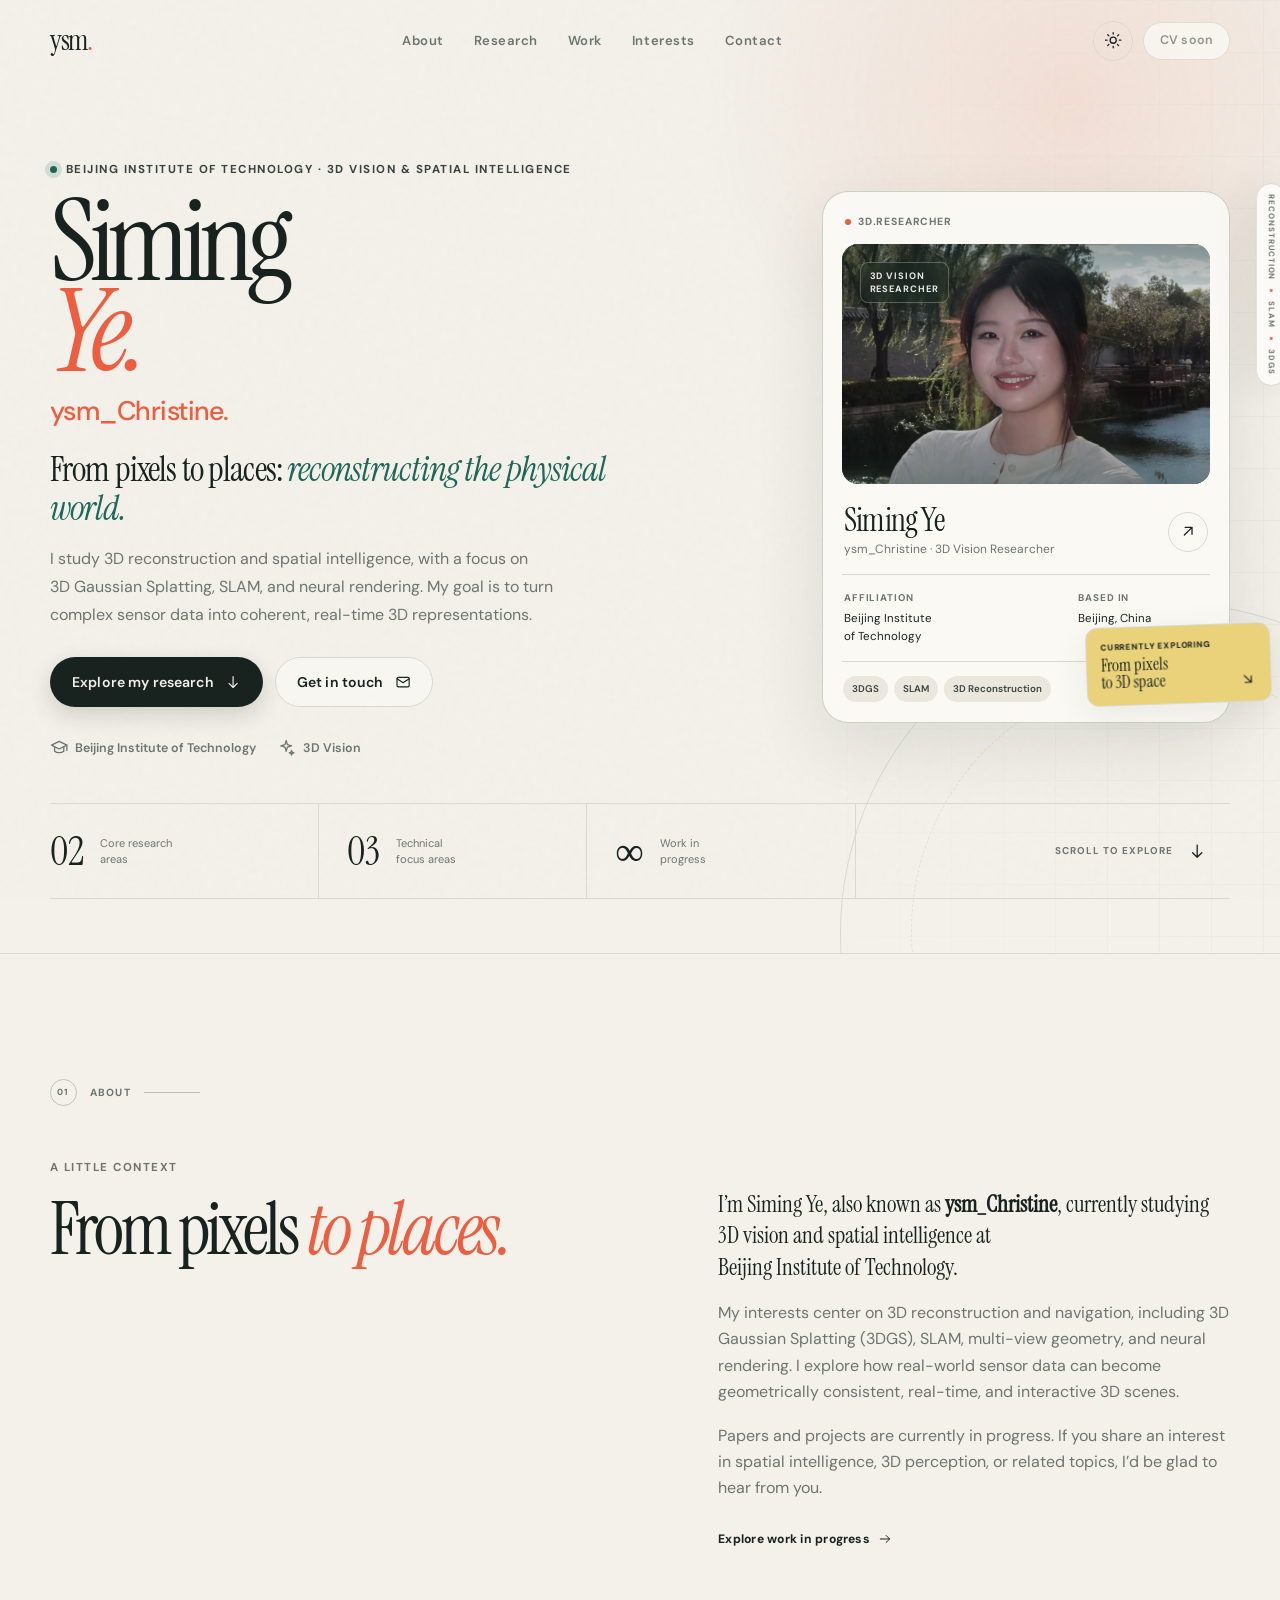
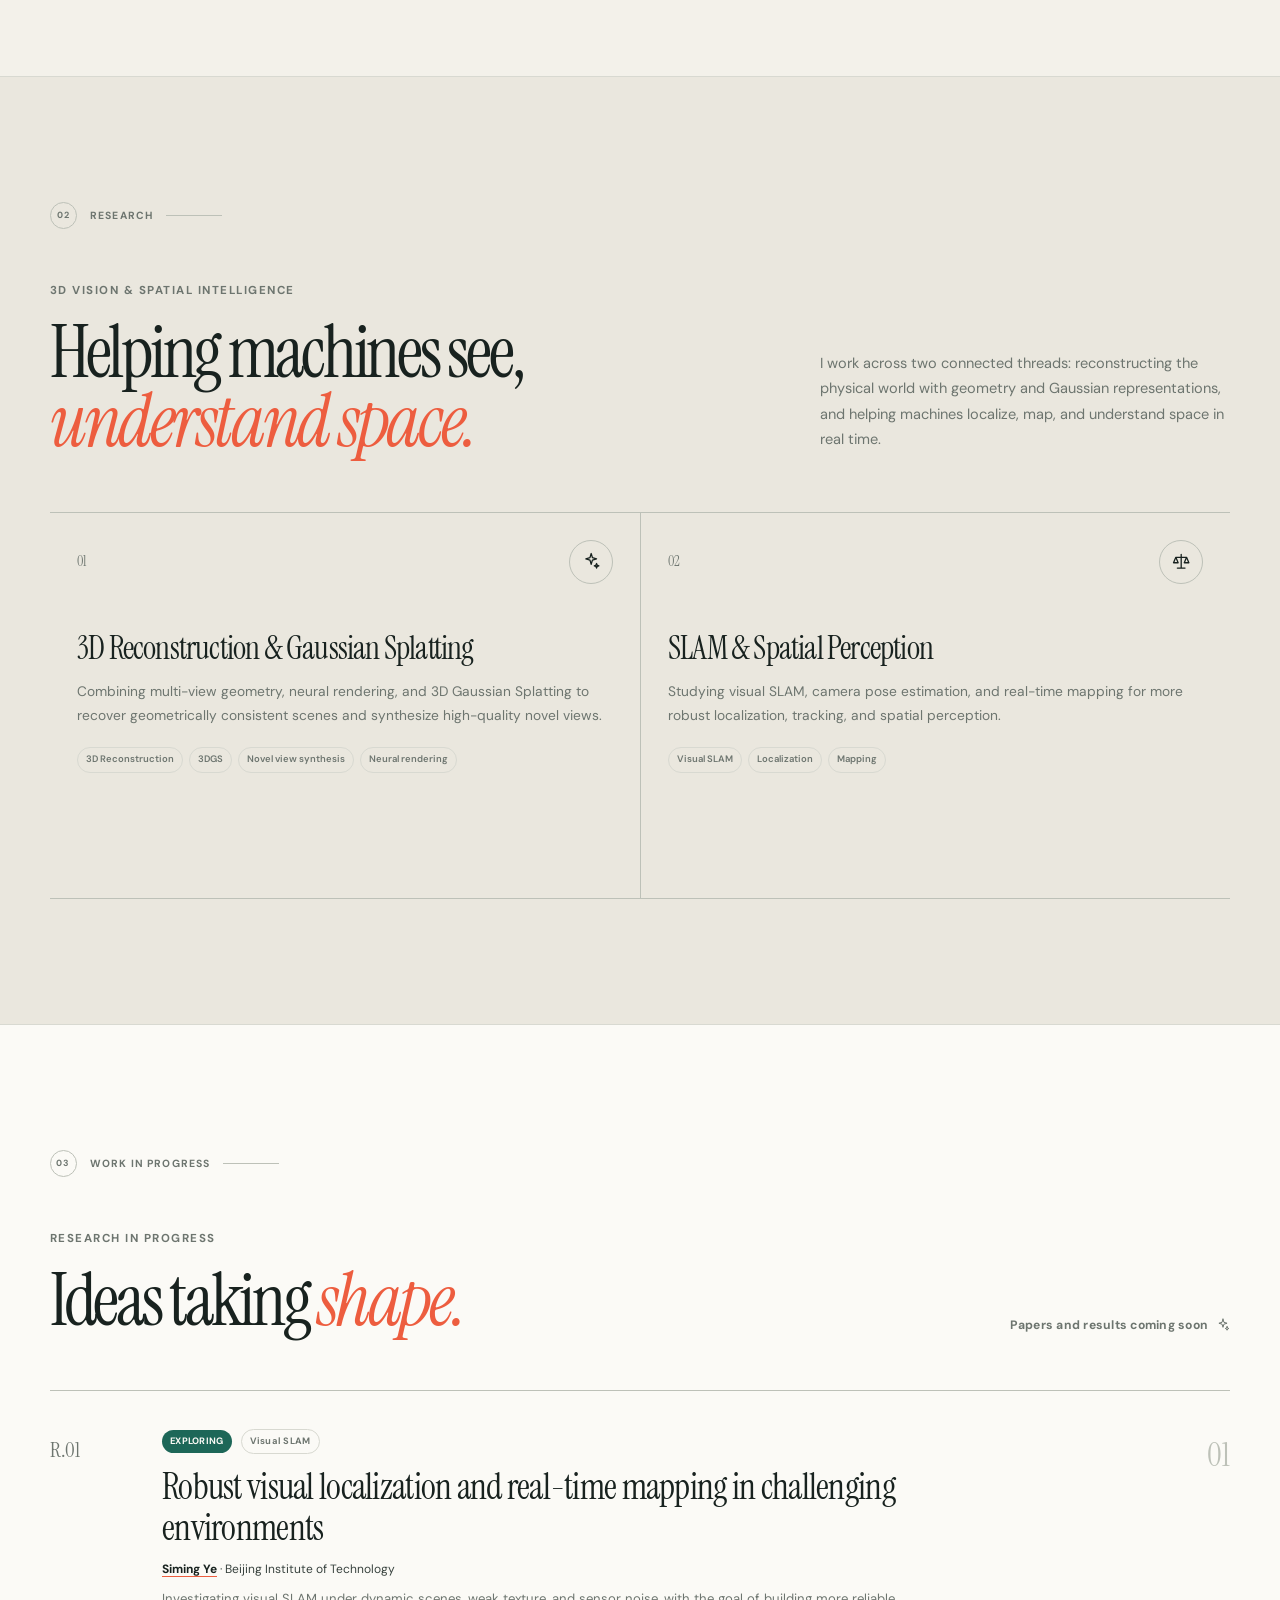
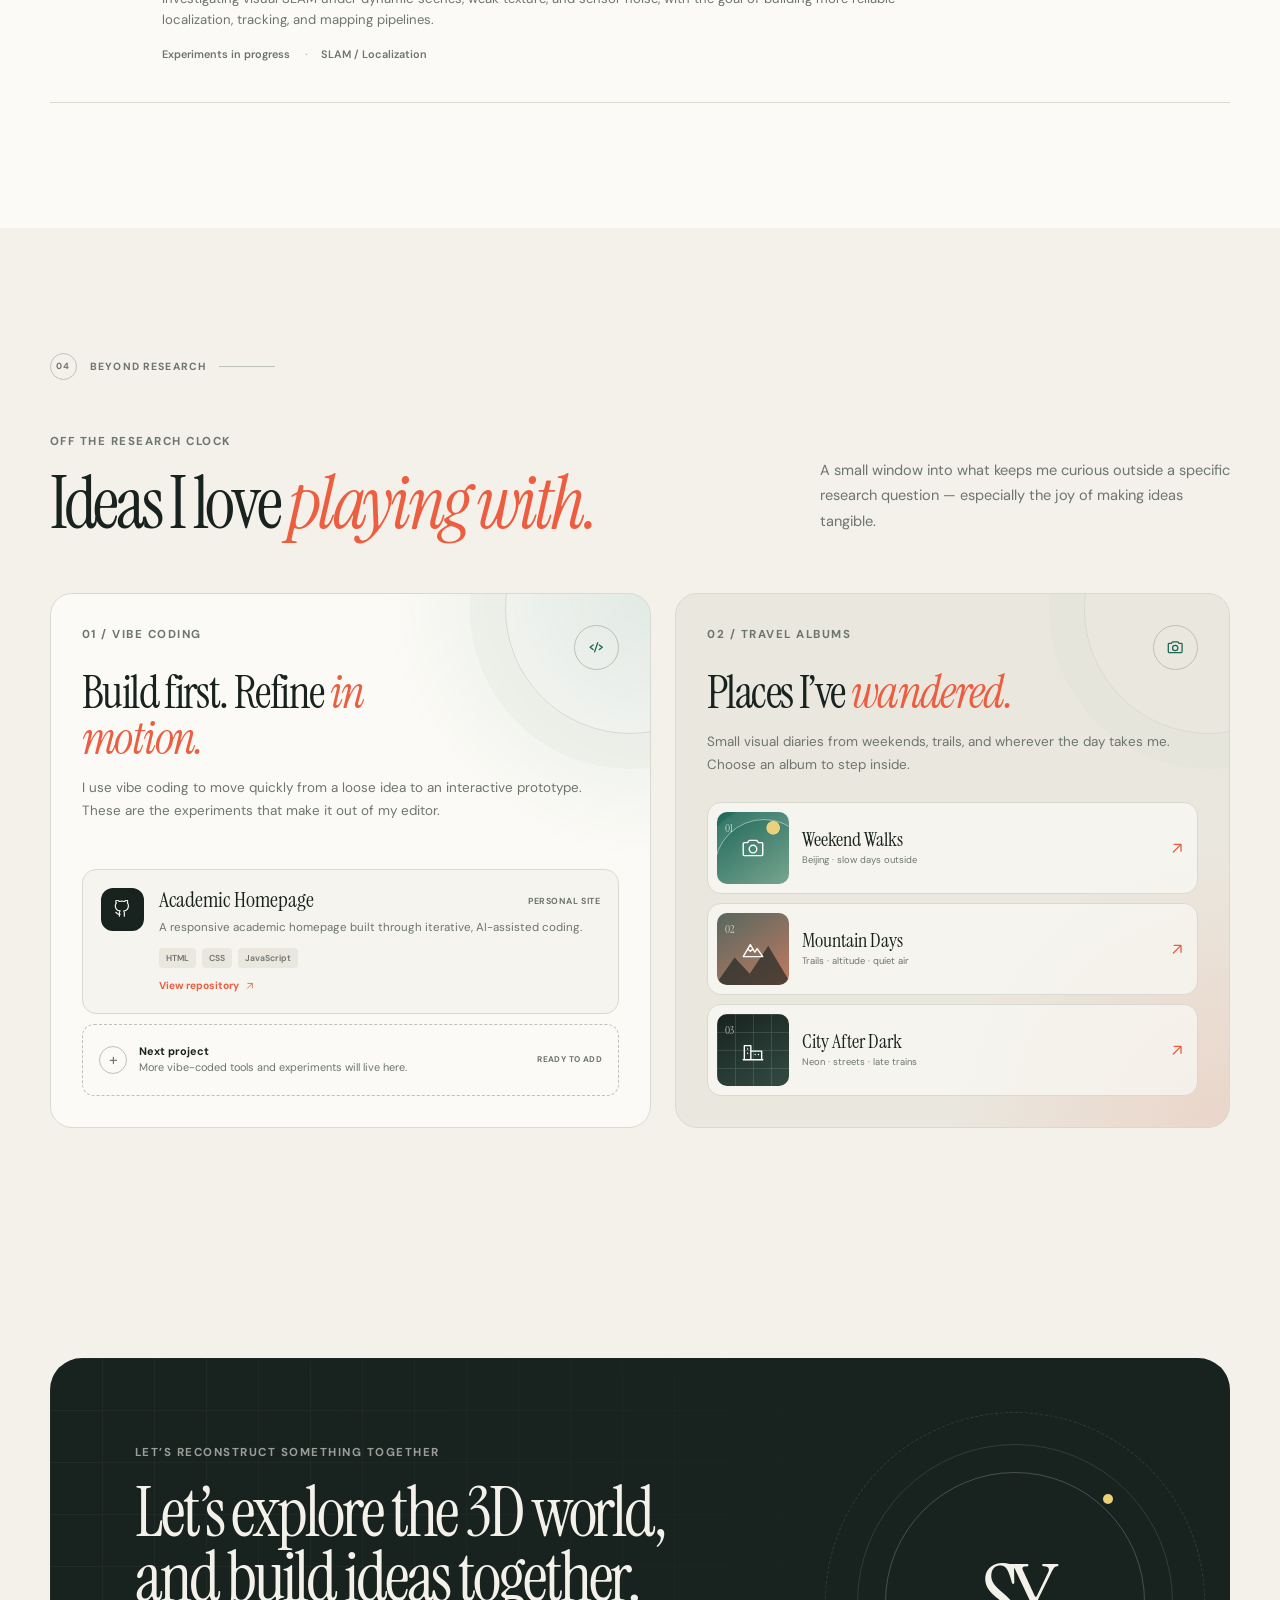
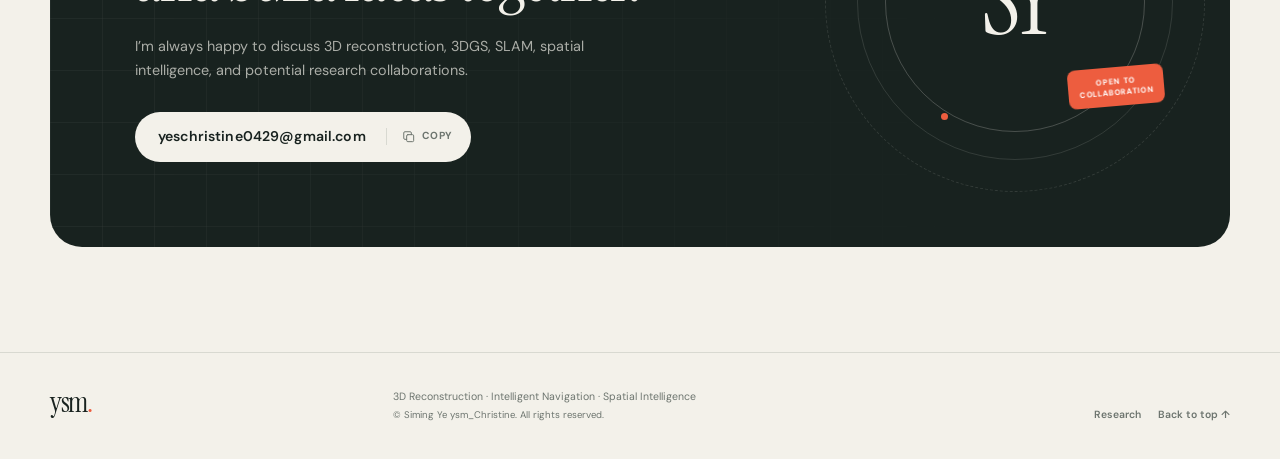
<file: index.html>
<!doctype html>
<html lang="en">
  <head>
    <meta charset="UTF-8" />
    <meta name="viewport" content="width=device-width, initial-scale=1.0" />
    <meta
      name="description"
      content="Siming Ye (ysm_Christine) is a researcher at Beijing Institute of Technology working on 3D reconstruction, 3D Gaussian Splatting, SLAM, and spatial intelligence."
    />
    <meta name="theme-color" content="#f3f1ea" />
    <title>Siming Ye — 3D Reconstruction · 3DGS · SLAM</title>

    <link rel="icon" href="favicon.svg" type="image/svg+xml" />
    <link rel="preconnect" href="https://fonts.googleapis.com" />
    <link rel="preconnect" href="https://fonts.gstatic.com" crossorigin />
    <link
      href="https://fonts.googleapis.com/css2?family=DM+Sans:wght@400;500;600;700&family=Instrument+Serif:ital@0;1&display=swap"
      rel="stylesheet"
    />
    <link rel="stylesheet" href="styles.css?v=21" />

    <script>
      (() => {
        document.documentElement.classList.add("js");
        const saved = localStorage.getItem("theme");
        const preferred = window.matchMedia("(prefers-color-scheme: dark)").matches ? "dark" : "light";
        document.documentElement.dataset.theme = saved || preferred;
      })();
    </script>
  </head>

  <body>
    <a class="skip-link" href="#main">Skip to content</a>

    <header class="site-header" data-header>
      <div class="container nav-wrap">
        <a class="wordmark" href="#top" aria-label="Siming Ye, back to top">
          <span>ysm</span><i>.</i>
        </a>

        <nav class="site-nav" id="site-nav" aria-label="Primary navigation">
          <a href="#about">About</a>
          <a href="#research">Research</a>
          <a href="#publications">Work</a>
          <a href="#interest">Interests</a>
          <a href="#contact">Contact</a>
        </nav>

        <div class="nav-actions">
          <button class="icon-button theme-toggle" type="button" aria-label="Switch to dark mode" title="Toggle color theme">
            <svg class="icon sun-icon" aria-hidden="true"><use href="#icon-sun"></use></svg>
            <svg class="icon moon-icon" aria-hidden="true"><use href="#icon-moon"></use></svg>
          </button>
          <span class="button button-small cv-button is-disabled" title="CV will be available soon">
            CV soon
          </span>
          <button
            class="icon-button menu-toggle"
            type="button"
            aria-label="Open menu"
            aria-expanded="false"
            aria-controls="site-nav"
          >
            <svg class="icon menu-icon" aria-hidden="true"><use href="#icon-menu"></use></svg>
            <svg class="icon close-icon" aria-hidden="true"><use href="#icon-close"></use></svg>
          </button>
        </div>
      </div>
    </header>

    <main id="main">
      <section class="hero" id="top">
        <div class="hero-orbit hero-orbit-one" aria-hidden="true"></div>
        <div class="hero-orbit hero-orbit-two" aria-hidden="true"></div>

        <div class="container hero-grid">
          <div class="hero-copy">
            <p class="eyebrow hero-eyebrow">
              <span class="status-dot" aria-hidden="true"></span>
              Beijing Institute of Technology · 3D Vision & Spatial Intelligence
            </p>

            <h1 class="hero-title">
              <span>Siming</span>
              <em>Ye.</em>
              <span class="hero-handle">ysm_Christine.</span>
            </h1>

            <p class="hero-tagline">
              From pixels to places: <em>reconstructing the physical world.</em>
            </p>

            <p class="hero-intro">
              I study 3D reconstruction and spatial intelligence, with a focus on
              <span class="no-break">3D Gaussian Splatting</span>, SLAM, and neural rendering.
              My goal is to turn complex sensor data into coherent, real-time 3D representations.
            </p>

            <div class="hero-actions">
              <a class="button button-primary" href="#research">
                Explore my research
                <svg class="icon" aria-hidden="true"><use href="#icon-arrow-down"></use></svg>
              </a>
              <a class="button button-secondary" href="#contact">
                Get in touch
                <svg class="icon" aria-hidden="true"><use href="#icon-mail"></use></svg>
              </a>
            </div>

            <div class="social-row" aria-label="Affiliation and research focus">
              <span class="social-note">
                <svg class="icon" aria-hidden="true"><use href="#icon-scholar"></use></svg>
                Beijing Institute of Technology
              </span>
              <span class="social-note">
                <svg class="icon" aria-hidden="true"><use href="#icon-spark"></use></svg>
                3D Vision
              </span>
            </div>
          </div>

          <div class="profile-stage" data-tilt>
            <div class="profile-card">
              <div class="card-topline">
                <span><i class="live-dot"></i> 3d.researcher</span>
              </div>

              <div class="portrait portrait-photo">
                <img src="assets/ysming-profile.jpg" alt="Portrait of Siming Ye" width="1280" height="1280" />
                <span class="portrait-note">3D vision<br />researcher</span>
              </div>

              <div class="profile-name">
                <div>
                  <h2>Siming Ye</h2>
                  <p>ysm_Christine · 3D Vision Researcher</p>
                </div>
                <a class="round-link" href="#contact" aria-label="Go to the contact section">
                  <svg class="icon" aria-hidden="true"><use href="#icon-arrow-up-right"></use></svg>
                </a>
              </div>

              <dl class="profile-details">
                <div>
                  <dt>Affiliation</dt>
                  <dd>Beijing Institute<br />of Technology</dd>
                </div>
                <div>
                  <dt>Based in</dt>
                  <dd>Beijing, China</dd>
                </div>
              </dl>

              <div class="profile-tags" aria-label="Research interests">
                <span>3DGS</span>
                <span>SLAM</span>
                <span>3D Reconstruction</span>
              </div>
            </div>

            <div class="profile-decoration" aria-hidden="true">
              <span>RECONSTRUCTION</span>
              <i></i>
              <span>SLAM</span>
              <i></i>
              <span>3DGS</span>
            </div>

            <div class="floating-note" aria-hidden="true">
              <span>Currently exploring</span>
              <strong>From pixels<br />to 3D space</strong>
              <svg class="icon"><use href="#icon-arrow-down-right"></use></svg>
            </div>
          </div>
        </div>

        <div class="container stats-wrap reveal">
          <div class="stats">
            <div class="stat">
              <strong>02</strong>
              <span>Core research<br />areas</span>
            </div>
            <div class="stat">
              <strong>03</strong>
              <span>Technical<br />focus areas</span>
            </div>
            <div class="stat">
              <strong>∞</strong>
              <span>Work in<br />progress</span>
            </div>
            <div class="stat stat-scroll">
              <span>Scroll to explore</span>
              <svg class="icon" aria-hidden="true"><use href="#icon-arrow-down"></use></svg>
            </div>
          </div>
        </div>
      </section>

      <section class="section about-section" id="about">
        <div class="container">
          <div class="section-kicker reveal">
            <span>01</span>
            <span>About</span>
          </div>

          <div class="about-grid">
            <div class="about-heading reveal">
              <p class="eyebrow">A little context</p>
              <h2>
                From pixels
                <em>to places.</em>
              </h2>
            </div>

            <div class="about-copy reveal">
              <p class="lead">
                I’m Siming Ye, also known as <strong>ysm_Christine</strong>, currently studying
                3D vision and spatial intelligence at <span class="no-break">Beijing Institute of Technology</span>.
              </p>
              <p>
                My interests center on 3D reconstruction and navigation, including 3D Gaussian
                Splatting (3DGS), SLAM, multi-view geometry, and neural rendering. I explore how
                real-world sensor data can become geometrically consistent, real-time, and
                interactive 3D scenes.
              </p>
              <p>
                Papers and projects are currently in progress. If you share an interest in spatial
                intelligence, 3D perception, or related topics, I’d be glad to hear from you.
              </p>
              <a class="text-link" href="#publications">
                Explore work in progress
                <svg class="icon" aria-hidden="true"><use href="#icon-arrow-right"></use></svg>
              </a>
            </div>
          </div>
        </div>
      </section>

      <section class="section research-section" id="research">
        <div class="container">
          <div class="section-kicker reveal">
            <span>02</span>
            <span>Research</span>
          </div>

          <div class="section-heading reveal">
            <div>
              <p class="eyebrow">3D vision & spatial intelligence</p>
              <h2>Helping machines see, <em>understand space.</em></h2>
            </div>
            <p>
              I work across two connected threads: reconstructing the physical world with
              geometry and Gaussian representations, and helping machines localize, map, and
              understand space in real time.
            </p>
          </div>

          <div class="research-grid">
            <article class="research-card reveal">
              <div class="research-card-top">
                <span class="research-index">01</span>
                <span class="card-icon">
                  <svg class="icon" aria-hidden="true"><use href="#icon-spark"></use></svg>
                </span>
              </div>
              <h3>3D Reconstruction & Gaussian Splatting</h3>
              <p>
                Combining multi-view geometry, neural rendering, and 3D Gaussian Splatting to
                recover geometrically consistent scenes and synthesize high-quality novel views.
              </p>
              <ul class="topic-list">
                <li>3D Reconstruction</li>
                <li>3DGS</li>
                <li>Novel view synthesis</li>
                <li>Neural rendering</li>
              </ul>
            </article>

            <article class="research-card reveal">
              <div class="research-card-top">
                <span class="research-index">02</span>
                <span class="card-icon">
                  <svg class="icon" aria-hidden="true"><use href="#icon-scale"></use></svg>
                </span>
              </div>
              <h3>SLAM & Spatial Perception</h3>
              <p>
                Studying visual SLAM, camera pose estimation, and real-time mapping for more
                robust localization, tracking, and spatial perception.
              </p>
              <ul class="topic-list">
                <li>Visual SLAM</li>
                <li>Localization</li>
                <li>Mapping</li>
              </ul>
            </article>

          </div>
        </div>
      </section>

      <section class="section publication-section" id="publications">
        <div class="container">
          <div class="section-kicker reveal">
            <span>03</span>
            <span>Work in progress</span>
          </div>

          <div class="section-heading align-end reveal">
            <div>
              <p class="eyebrow">Research in progress</p>
              <h2>Ideas taking <em>shape.</em></h2>
            </div>
            <span class="text-link is-pending">
              Papers and results coming soon
              <svg class="icon" aria-hidden="true"><use href="#icon-spark"></use></svg>
            </span>
          </div>

          <div class="publication-list">
            <article class="publication reveal">
              <div class="pub-year">R.01</div>
              <div class="pub-body">
                <div class="pub-topline">
                  <span class="pub-venue">EXPLORING</span>
                  <span class="pub-type">Visual SLAM</span>
                </div>
                <h3>Robust visual localization and real-time mapping in challenging environments</h3>
                <p class="pub-authors">
                  <strong>Siming Ye</strong> · Beijing Institute of Technology
                </p>
                <p class="pub-summary">
                  Investigating visual SLAM under dynamic scenes, weak texture, and sensor noise,
                  with the goal of building more reliable localization, tracking, and mapping
                  pipelines.
                </p>
                <div class="pub-links">
                  <span>Experiments in progress</span>
                  <span>SLAM / Localization</span>
                </div>
              </div>
              <div class="pub-number">01</div>
            </article>
          </div>
        </div>
      </section>

      <section class="section projects-section" id="interest">
        <div class="container">
          <div class="section-kicker reveal">
            <span>04</span>
            <span>Beyond research</span>
          </div>

          <div class="section-heading reveal">
            <div>
              <p class="eyebrow">Off the research clock</p>
              <h2>Ideas I love <em>playing with.</em></h2>
            </div>
            <p>
              A small window into what keeps me curious outside a specific research question —
              especially the joy of making ideas tangible.
            </p>
          </div>

          <div class="interests-showcase">
            <section class="interest-panel vibe-panel reveal" aria-labelledby="vibe-title">
              <div class="interest-panel-head">
                <div>
                  <p class="eyebrow">01 / Vibe coding</p>
                  <h3 id="vibe-title">Build first. Refine <em>in motion.</em></h3>
                </div>
                <span class="panel-icon">
                  <svg class="icon" aria-hidden="true"><use href="#icon-code"></use></svg>
                </span>
              </div>
              <p class="interest-panel-intro">
                I use vibe coding to move quickly from a loose idea to an interactive prototype.
                These are the experiments that make it out of my editor.
              </p>

              <div class="repo-list">
                <article class="repo-card">
                  <span class="repo-icon">
                    <svg class="icon" aria-hidden="true"><use href="#icon-github"></use></svg>
                  </span>
                  <div class="repo-copy">
                    <div class="repo-title-row">
                      <h4>Academic Homepage</h4>
                      <span>Personal site</span>
                    </div>
                    <p>A responsive academic homepage built through iterative, AI-assisted coding.</p>
                    <div class="repo-meta">
                      <span>HTML</span>
                      <span>CSS</span>
                      <span>JavaScript</span>
                    </div>
                  </div>
                  <a
                    class="repo-action"
                    href="https://github.com/YesChristine/YesChristine.github.io"
                    target="_blank"
                    rel="noreferrer"
                  >
                    View repository
                    <svg class="icon" aria-hidden="true"><use href="#icon-arrow-up-right"></use></svg>
                  </a>
                </article>

                <div class="repo-placeholder">
                  <span class="repo-plus" aria-hidden="true">+</span>
                  <p>
                    <strong>Next project</strong>
                    More vibe-coded tools and experiments will live here.
                  </p>
                  <span>Ready to add</span>
                </div>
              </div>
            </section>

            <section class="interest-panel albums-panel reveal" aria-labelledby="albums-title">
              <div class="interest-panel-head">
                <div>
                  <p class="eyebrow">02 / Travel albums</p>
                  <h3 id="albums-title">Places I’ve <em>wandered.</em></h3>
                </div>
                <span class="panel-icon">
                  <svg class="icon" aria-hidden="true"><use href="#icon-camera"></use></svg>
                </span>
              </div>
              <p class="interest-panel-intro">
                Small visual diaries from weekends, trails, and wherever the day takes me.
                Choose an album to step inside.
              </p>

              <div class="album-list">
                <a class="album-tile" href="albums/weekend-walks.html" aria-label="Open the Weekend Walks photo album">
                  <span class="album-cover album-cover-walks" aria-hidden="true">
                    <i>01</i>
                    <svg class="icon"><use href="#icon-camera"></use></svg>
                  </span>
                  <span class="album-info">
                    <strong>Weekend Walks</strong>
                    <small>Beijing · slow days outside</small>
                  </span>
                  <svg class="icon album-arrow" aria-hidden="true"><use href="#icon-arrow-up-right"></use></svg>
                </a>

                <a class="album-tile" href="albums/mountain-days.html" aria-label="Open the Mountain Days photo album">
                  <span class="album-cover album-cover-mountains" aria-hidden="true">
                    <i>02</i>
                    <svg class="icon"><use href="#icon-mountain"></use></svg>
                  </span>
                  <span class="album-info">
                    <strong>Mountain Days</strong>
                    <small>Trails · altitude · quiet air</small>
                  </span>
                  <svg class="icon album-arrow" aria-hidden="true"><use href="#icon-arrow-up-right"></use></svg>
                </a>

                <a class="album-tile" href="albums/city-after-dark.html" aria-label="Open the City After Dark photo album">
                  <span class="album-cover album-cover-city" aria-hidden="true">
                    <i>03</i>
                    <svg class="icon"><use href="#icon-city"></use></svg>
                  </span>
                  <span class="album-info">
                    <strong>City After Dark</strong>
                    <small>Neon · streets · late trains</small>
                  </span>
                  <svg class="icon album-arrow" aria-hidden="true"><use href="#icon-arrow-up-right"></use></svg>
                </a>
              </div>
            </section>
          </div>

        </div>
      </section>

      <section class="contact-section" id="contact">
        <div class="container">
          <div class="contact-card reveal">
            <div class="contact-copy">
              <p class="eyebrow">Let’s reconstruct something together</p>
              <h2>Let’s explore the 3D world,<br />and build ideas together.</h2>
              <p>
                I’m always happy to discuss 3D reconstruction, 3DGS, SLAM, spatial intelligence,
                and potential research collaborations.
              </p>
              <div class="contact-actions">
                <button
                  class="button button-light contact-email-button"
                  type="button"
                  data-copy="yeschristine0429@gmail.com"
                  aria-label="Copy email address yeschristine0429@gmail.com"
                  title="Copy email address"
                >
                  <span class="contact-email-address">yeschristine0429@gmail.com</span>
                  <span class="contact-email-action" aria-live="polite">
                    <svg class="icon" aria-hidden="true"><use href="#icon-copy"></use></svg>
                    <span data-copy-status>Copy</span>
                  </span>
                </button>
              </div>
            </div>
            <div class="contact-visual" aria-hidden="true">
              <div class="contact-ring ring-one"></div>
              <div class="contact-ring ring-two"></div>
              <div class="contact-dot dot-one"></div>
              <div class="contact-dot dot-two"></div>
              <span>SY</span>
              <small>OPEN TO<br />COLLABORATION</small>
            </div>
          </div>
        </div>
      </section>
    </main>

    <footer class="site-footer">
      <div class="container footer-grid">
        <a class="wordmark footer-wordmark" href="#top" aria-label="Back to top">
          <span>ysm</span><i>.</i>
        </a>
        <p>
          3D Reconstruction · Intelligent Navigation · Spatial Intelligence<br />
          <span>© Siming Ye ysm_Christine. All rights reserved.</span>
        </p>
        <div class="footer-links">
          <a href="#research">Research</a>
          <a href="#top">Back to top ↑</a>
        </div>
      </div>
    </footer>

    <svg class="svg-sprite" xmlns="http://www.w3.org/2000/svg" aria-hidden="true">
      <symbol id="icon-arrow-up-right" viewBox="0 0 24 24">
        <path d="M7 17 17 7M8 7h9v9" />
      </symbol>
      <symbol id="icon-arrow-down" viewBox="0 0 24 24">
        <path d="M12 4v16m-6-6 6 6 6-6" />
      </symbol>
      <symbol id="icon-arrow-down-right" viewBox="0 0 24 24">
        <path d="M7 7 17 17M17 8v9H8" />
      </symbol>
      <symbol id="icon-arrow-right" viewBox="0 0 24 24">
        <path d="M4 12h16m-6-6 6 6-6 6" />
      </symbol>
      <symbol id="icon-mail" viewBox="0 0 24 24">
        <rect x="3" y="5" width="18" height="14" rx="2" />
        <path d="m3 7 9 6 9-6" />
      </symbol>
      <symbol id="icon-sun" viewBox="0 0 24 24">
        <circle cx="12" cy="12" r="4" />
        <path d="M12 2v2m0 16v2M4.93 4.93l1.42 1.42m11.3 11.3 1.42 1.42M2 12h2m16 0h2M4.93 19.07l1.42-1.42m11.3-11.3 1.42-1.42" />
      </symbol>
      <symbol id="icon-moon" viewBox="0 0 24 24">
        <path d="M20.2 15.2A8.5 8.5 0 0 1 8.8 3.8 8.5 8.5 0 1 0 20.2 15.2Z" />
      </symbol>
      <symbol id="icon-menu" viewBox="0 0 24 24">
        <path d="M4 7h16M4 12h16M4 17h16" />
      </symbol>
      <symbol id="icon-close" viewBox="0 0 24 24">
        <path d="m6 6 12 12M18 6 6 18" />
      </symbol>
      <symbol id="icon-scholar" viewBox="0 0 24 24">
        <path d="m2 8 10-5 10 5-10 5L2 8Z" />
        <path d="M6 10.6V16c3.2 2.5 8.8 2.5 12 0v-5.4M22 8v7" />
      </symbol>
      <symbol id="icon-github" viewBox="0 0 24 24">
        <path d="M15 22v-4a4.8 4.8 0 0 0-1-3.5c3.3-.4 6.8-1.6 6.8-7.4a5.8 5.8 0 0 0-1.5-4 5.4 5.4 0 0 0-.1-4S17.8-1.3 15 1a13.4 13.4 0 0 0-7 0C5.2-1.3 3.8-.8 3.8-.8s-1.9 1.6-.1 4A5.8 5.8 0 0 0 2.2 7c0 5.8 3.5 7 6.8 7.4A4.8 4.8 0 0 0 8 18v4" transform="translate(1 1) scale(.92)" />
        <path d="M9 19c-4.3 1.4-4.3-2.1-6-2.5" transform="translate(1 1) scale(.92)" />
      </symbol>
      <symbol id="icon-orcid" viewBox="0 0 24 24">
        <circle cx="12" cy="12" r="9" />
        <path d="M7.5 9v6M7.5 6.5v.1M11 9v6m0-6h2.2a3 3 0 0 1 0 6H11" />
      </symbol>
      <symbol id="icon-linkedin" viewBox="0 0 24 24">
        <rect x="3" y="3" width="18" height="18" rx="2" />
        <path d="M8 10v7m0-10v.1M12 17v-4a3 3 0 0 1 6 0v4m-6-7v7" />
      </symbol>
      <symbol id="icon-spark" viewBox="0 0 24 24">
        <path d="m12 2 1.6 5.4L19 9l-5.4 1.6L12 16l-1.6-5.4L5 9l5.4-1.6L12 2Z" />
        <path d="m19 15 .8 2.2L22 18l-2.2.8L19 21l-.8-2.2L16 18l2.2-.8L19 15Z" />
      </symbol>
      <symbol id="icon-scale" viewBox="0 0 24 24">
        <path d="M12 3v18M7 21h10M5 7h14M5 7l-3 7h6L5 7Zm14 0-3 7h6l-3-7Z" />
      </symbol>
      <symbol id="icon-chart" viewBox="0 0 24 24">
        <path d="M3 21h18M5 17V9m5 8V4m5 13v-6m5 6V7" />
      </symbol>
      <symbol id="icon-database" viewBox="0 0 24 24">
        <ellipse cx="12" cy="5" rx="8" ry="3" />
        <path d="M4 5v7c0 1.7 3.6 3 8 3s8-1.3 8-3V5M4 12v7c0 1.7 3.6 3 8 3s8-1.3 8-3v-7" />
      </symbol>
      <symbol id="icon-play" viewBox="0 0 24 24">
        <circle cx="12" cy="12" r="9" />
        <path d="m10 8 6 4-6 4V8Z" />
      </symbol>
      <symbol id="icon-copy" viewBox="0 0 24 24">
        <rect x="8" y="8" width="12" height="12" rx="2" />
        <path d="M16 8V5a2 2 0 0 0-2-2H5a2 2 0 0 0-2 2v9a2 2 0 0 0 2 2h3" />
      </symbol>
      <symbol id="icon-code" viewBox="0 0 24 24">
        <path d="m8 9-4 3 4 3m8-6 4 3-4 3m-2-9-4 12" />
      </symbol>
      <symbol id="icon-camera" viewBox="0 0 24 24">
        <path d="M4 7h3l1.5-2h7L17 7h3a1 1 0 0 1 1 1v10a1 1 0 0 1-1 1H4a1 1 0 0 1-1-1V8a1 1 0 0 1 1-1Z" />
        <circle cx="12" cy="13" r="3.5" />
      </symbol>
      <symbol id="icon-mountain" viewBox="0 0 24 24">
        <path d="m3 19 6.5-11 4.2 7 2.1-3.4L21 19H3Z" />
        <path d="m7.2 12 2.3 2 2.2-1.7" />
      </symbol>
      <symbol id="icon-city" viewBox="0 0 24 24">
        <path d="M4 21V8h6v13m0-8h10v8M7 11v.1M7 15v.1M14 16v.1M17 16v.1M3 21h18" />
      </symbol>
    </svg>

    <script src="script.js?v=21"></script>
  </body>
</html>
</file>
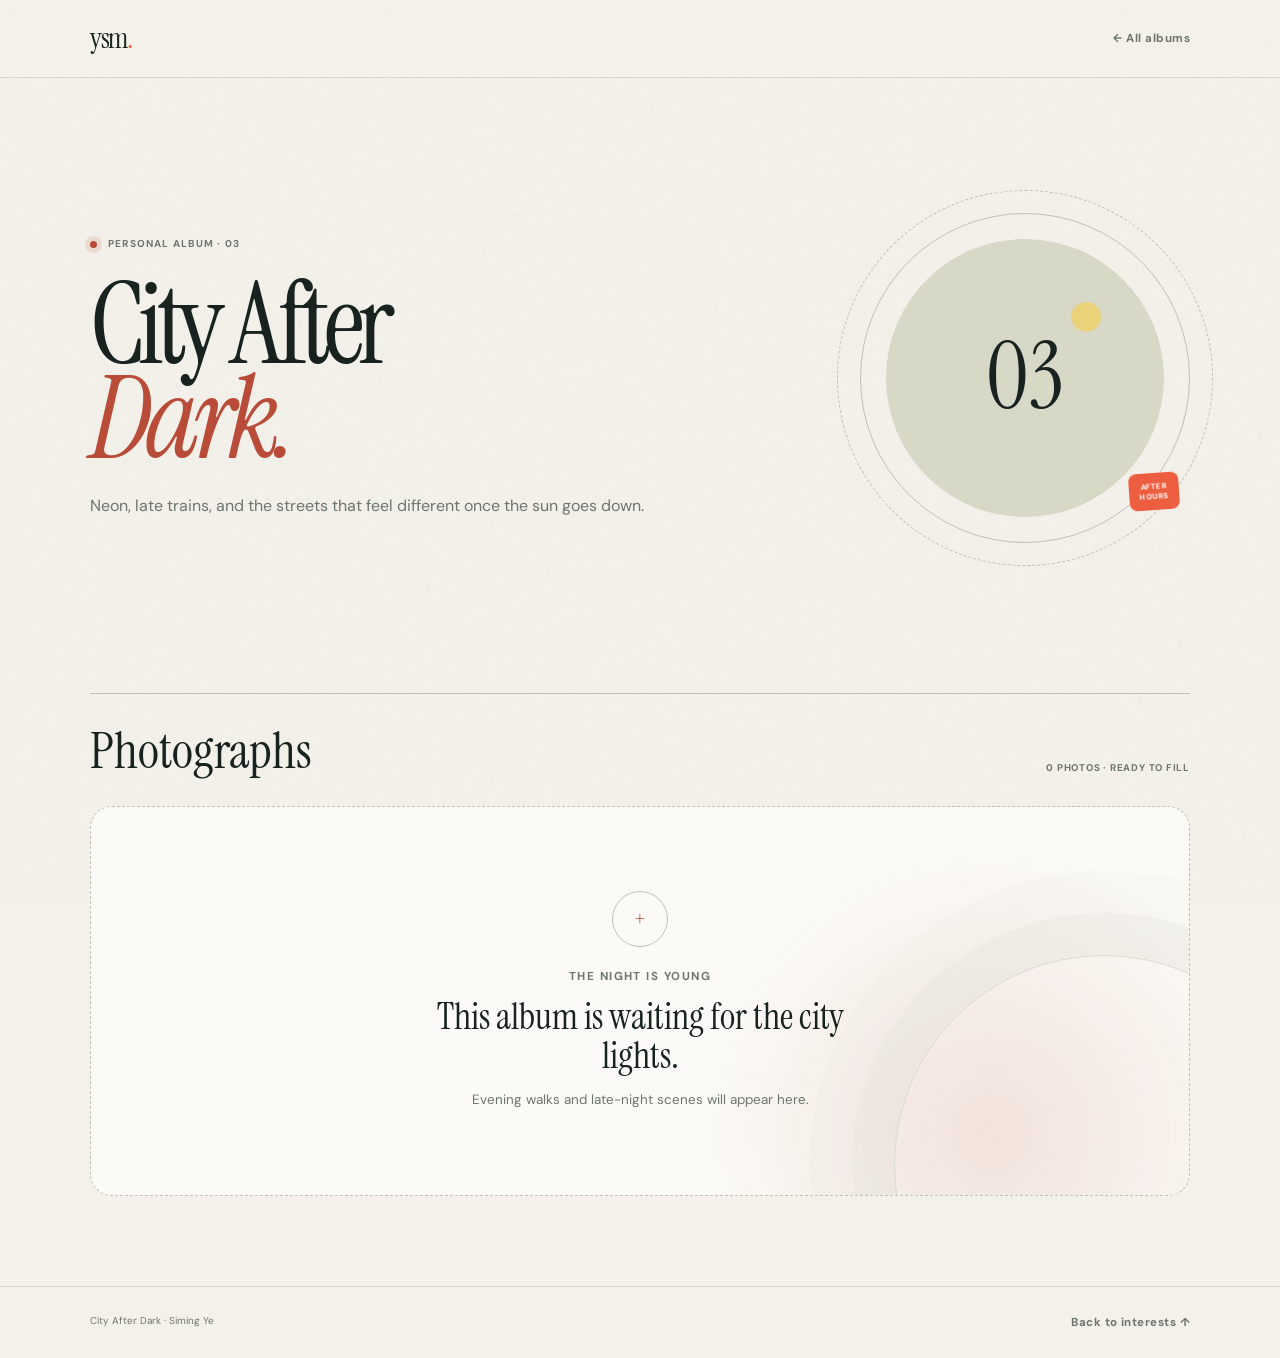
<file: albums/city-after-dark.html>
<!doctype html>
<html lang="en">
  <head>
    <meta charset="UTF-8" />
    <meta name="viewport" content="width=device-width, initial-scale=1.0" />
    <meta name="description" content="City After Dark, a personal photo album by Siming Ye." />
    <meta name="theme-color" content="#f3f1ea" />
    <title>City After Dark — Siming Ye</title>
    <link rel="icon" href="../favicon.svg" type="image/svg+xml" />
    <link rel="preconnect" href="https://fonts.googleapis.com" />
    <link rel="preconnect" href="https://fonts.gstatic.com" crossorigin />
    <link
      href="https://fonts.googleapis.com/css2?family=DM+Sans:wght@400;500;600;700&family=Instrument+Serif:ital@0;1&display=swap"
      rel="stylesheet"
    />
    <link rel="stylesheet" href="../styles.css?v=17" />
    <link rel="stylesheet" href="album.css?v=2" />
  </head>
  <body class="album-page album-city">
    <header class="album-header">
      <div class="container album-nav">
        <a class="wordmark" href="../index.html" aria-label="Siming Ye, home">
          <span>ysm</span><i>.</i>
        </a>
        <a class="album-back" href="../index.html#interest">← All albums</a>
      </div>
    </header>

    <main class="album-main">
      <section class="container album-hero">
        <div class="album-hero-copy">
          <p class="album-page-kicker">Personal album · 03</p>
          <h1>City After<br /><em>Dark.</em></h1>
          <p>Neon, late trains, and the streets that feel different once the sun goes down.</p>
        </div>
        <div class="album-mark" aria-hidden="true">
          <span>03</span>
          <small>AFTER<br />HOURS</small>
        </div>
      </section>

      <section class="container album-gallery">
        <div class="album-gallery-head">
          <h2>Photographs</h2>
          <span>0 photos · Ready to fill</span>
        </div>
        <div class="album-empty-state">
          <div class="empty-copy">
            <span class="empty-icon" aria-hidden="true">+</span>
            <p class="eyebrow">The night is young</p>
            <h3>This album is waiting for the city lights.</h3>
            <p>Evening walks and late-night scenes will appear here.</p>
          </div>
        </div>
      </section>
    </main>

    <footer class="album-page-footer">
      <div class="container">
        <span>City After Dark · Siming Ye</span>
        <a class="album-back" href="../index.html#interest">Back to interests ↑</a>
      </div>
    </footer>
  </body>
</html>
</file>
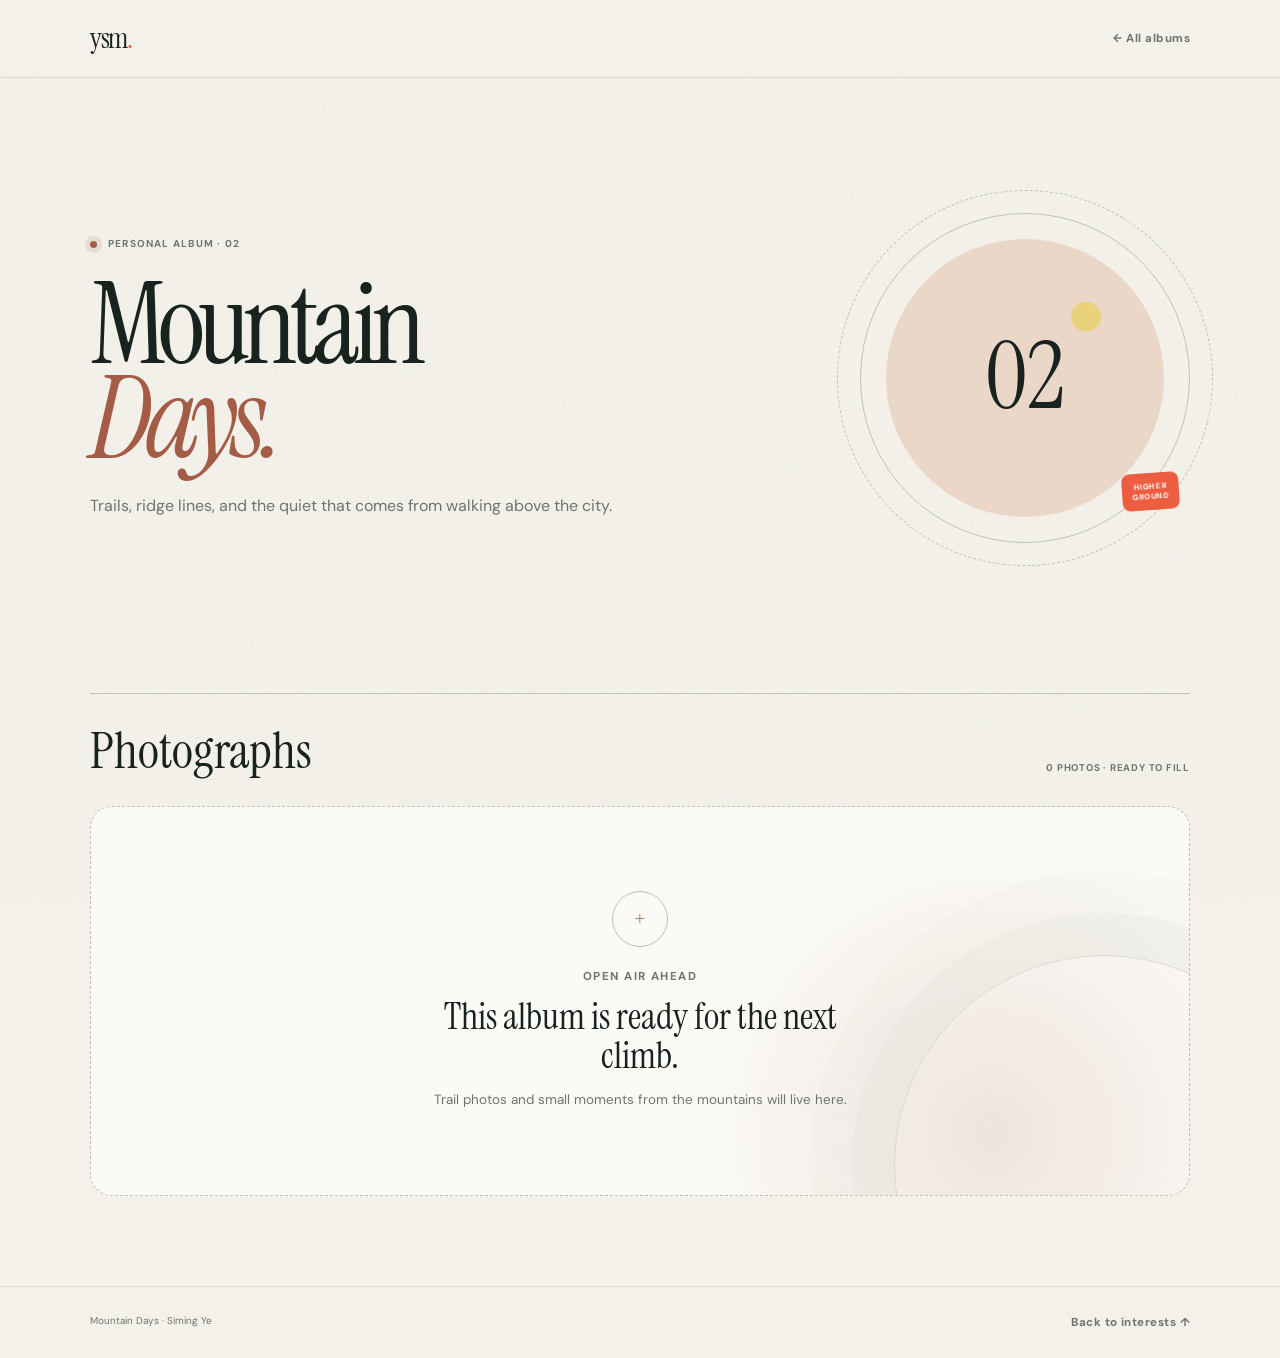
<file: albums/mountain-days.html>
<!doctype html>
<html lang="en">
  <head>
    <meta charset="UTF-8" />
    <meta name="viewport" content="width=device-width, initial-scale=1.0" />
    <meta name="description" content="Mountain Days, a personal photo album by Siming Ye." />
    <meta name="theme-color" content="#f3f1ea" />
    <title>Mountain Days — Siming Ye</title>
    <link rel="icon" href="../favicon.svg" type="image/svg+xml" />
    <link rel="preconnect" href="https://fonts.googleapis.com" />
    <link rel="preconnect" href="https://fonts.gstatic.com" crossorigin />
    <link
      href="https://fonts.googleapis.com/css2?family=DM+Sans:wght@400;500;600;700&family=Instrument+Serif:ital@0;1&display=swap"
      rel="stylesheet"
    />
    <link rel="stylesheet" href="../styles.css?v=17" />
    <link rel="stylesheet" href="album.css?v=2" />
  </head>
  <body class="album-page album-mountains">
    <header class="album-header">
      <div class="container album-nav">
        <a class="wordmark" href="../index.html" aria-label="Siming Ye, home">
          <span>ysm</span><i>.</i>
        </a>
        <a class="album-back" href="../index.html#interest">← All albums</a>
      </div>
    </header>

    <main class="album-main">
      <section class="container album-hero">
        <div class="album-hero-copy">
          <p class="album-page-kicker">Personal album · 02</p>
          <h1>Mountain<br /><em>Days.</em></h1>
          <p>Trails, ridge lines, and the quiet that comes from walking above the city.</p>
        </div>
        <div class="album-mark" aria-hidden="true">
          <span>02</span>
          <small>HIGHER<br />GROUND</small>
        </div>
      </section>

      <section class="container album-gallery">
        <div class="album-gallery-head">
          <h2>Photographs</h2>
          <span>0 photos · Ready to fill</span>
        </div>
        <div class="album-empty-state">
          <div class="empty-copy">
            <span class="empty-icon" aria-hidden="true">+</span>
            <p class="eyebrow">Open air ahead</p>
            <h3>This album is ready for the next climb.</h3>
            <p>Trail photos and small moments from the mountains will live here.</p>
          </div>
        </div>
      </section>
    </main>

    <footer class="album-page-footer">
      <div class="container">
        <span>Mountain Days · Siming Ye</span>
        <a class="album-back" href="../index.html#interest">Back to interests ↑</a>
      </div>
    </footer>
  </body>
</html>
</file>
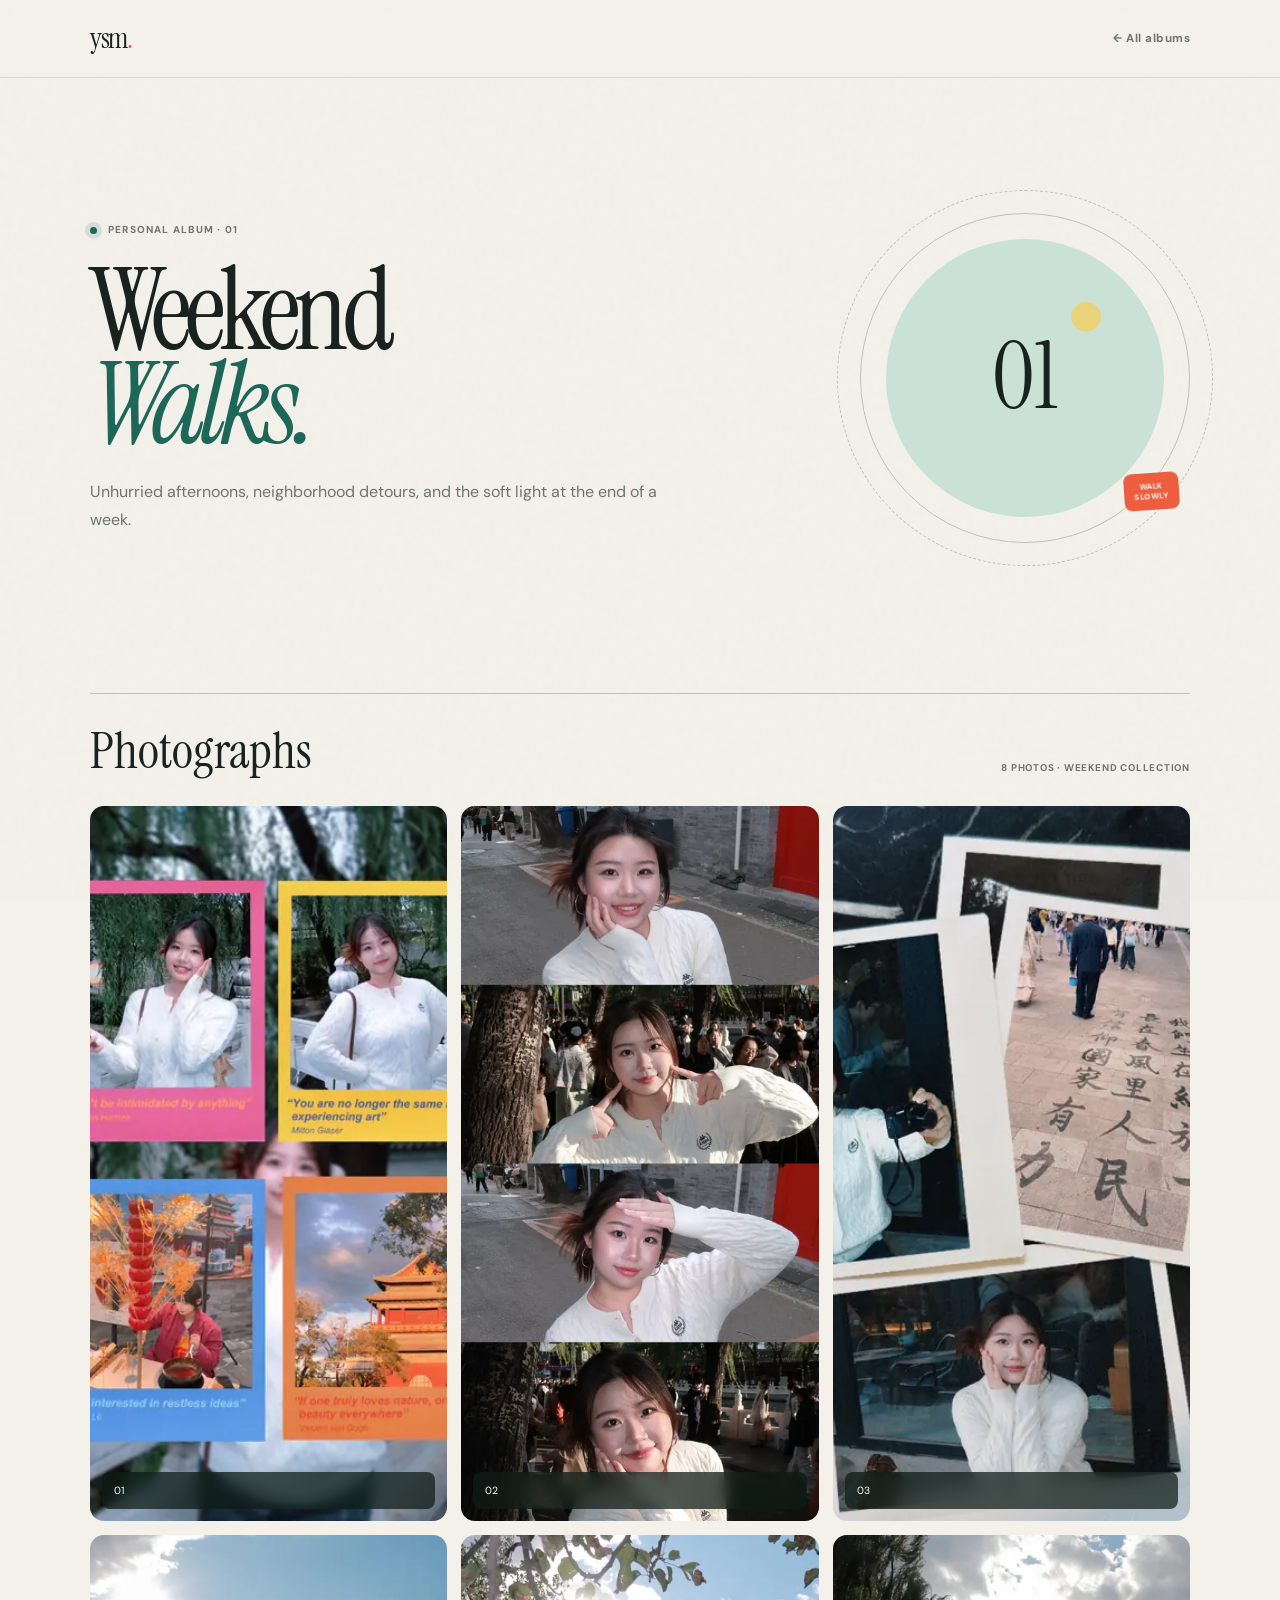
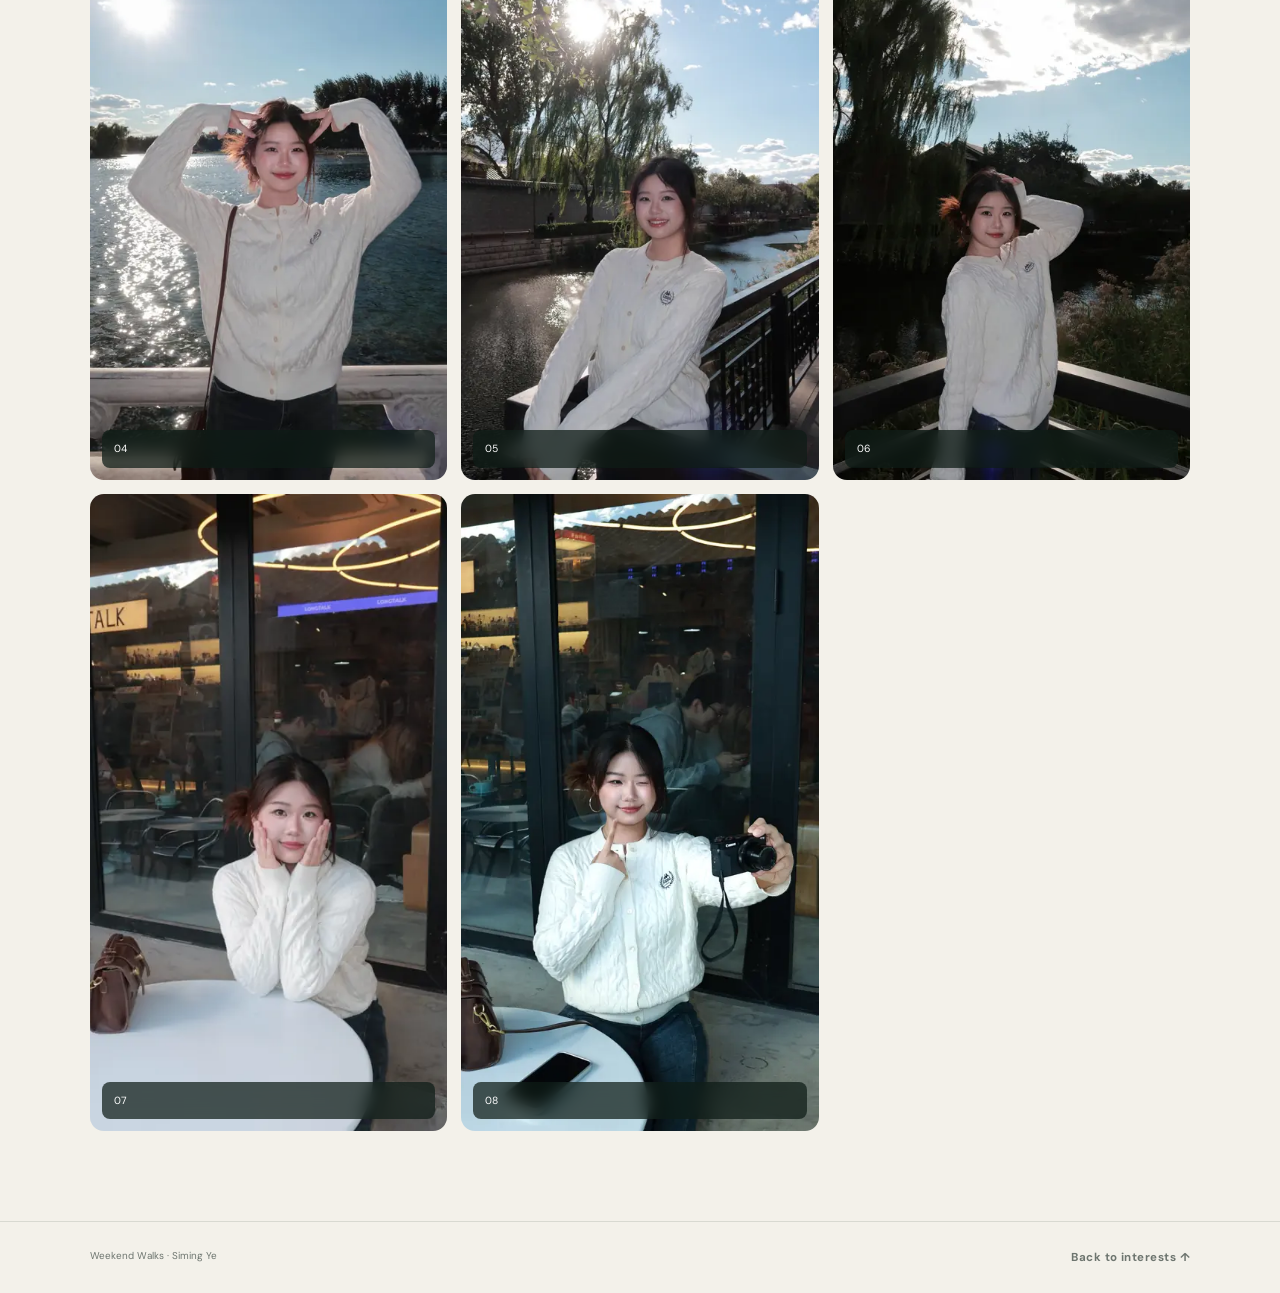
<file: albums/weekend-walks.html>
<!doctype html>
<html lang="en">
  <head>
    <meta charset="UTF-8" />
    <meta name="viewport" content="width=device-width, initial-scale=1.0" />
    <meta name="description" content="Weekend Walks, a personal photo album by Siming Ye." />
    <meta name="theme-color" content="#f3f1ea" />
    <title>Weekend Walks — Siming Ye</title>
    <link rel="icon" href="../favicon.svg" type="image/svg+xml" />
    <link rel="preconnect" href="https://fonts.googleapis.com" />
    <link rel="preconnect" href="https://fonts.gstatic.com" crossorigin />
    <link
      href="https://fonts.googleapis.com/css2?family=DM+Sans:wght@400;500;600;700&family=Instrument+Serif:ital@0;1&display=swap"
      rel="stylesheet"
    />
    <link rel="stylesheet" href="../styles.css?v=17" />
    <link rel="stylesheet" href="album.css?v=2" />
  </head>
  <body class="album-page album-walks">
    <header class="album-header">
      <div class="container album-nav">
        <a class="wordmark" href="../index.html" aria-label="Siming Ye, home">
          <span>ysm</span><i>.</i>
        </a>
        <a class="album-back" href="../index.html#interest">← All albums</a>
      </div>
    </header>

    <main class="album-main">
      <section class="container album-hero">
        <div class="album-hero-copy">
          <p class="album-page-kicker">Personal album · 01</p>
          <h1>Weekend<br /><em>Walks.</em></h1>
          <p>
            Unhurried afternoons, neighborhood detours, and the soft light at the end of a week.
          </p>
        </div>
        <div class="album-mark" aria-hidden="true">
          <span>01</span>
          <small>WALK<br />SLOWLY</small>
        </div>
      </section>

      <section class="container album-gallery">
        <div class="album-gallery-head">
          <h2>Photographs</h2>
          <span>8 photos · Weekend collection</span>
        </div>
        <div class="album-photo-grid">
          <figure>
            <picture>
              <source
                type="image/webp"
                srcset="
                  ../assets/albums/weekend-walks/01-480.webp   480w,
                  ../assets/albums/weekend-walks/01-960.webp   960w,
                  ../assets/albums/weekend-walks/01-1600.webp 1600w
                "
                sizes="(max-width: 480px) calc(100vw - 28px), (max-width: 760px) calc(50vw - 24px), 360px"
              />
              <img
                src="../assets/albums/weekend-walks/01-960.webp"
                alt="Weekend walk photograph 01"
                width="1600"
                height="2136"
                fetchpriority="high"
                decoding="async"
              />
            </picture>
            <figcaption>01</figcaption>
          </figure>
          <figure>
            <picture>
              <source
                type="image/webp"
                srcset="
                  ../assets/albums/weekend-walks/02-480.webp   480w,
                  ../assets/albums/weekend-walks/02-960.webp   960w,
                  ../assets/albums/weekend-walks/02-1600.webp 1600w
                "
                sizes="(max-width: 480px) calc(100vw - 28px), (max-width: 760px) calc(50vw - 24px), 360px"
              />
              <img
                src="../assets/albums/weekend-walks/02-960.webp"
                alt="Weekend walk photograph 02"
                width="1600"
                height="3200"
                loading="lazy"
                decoding="async"
              />
            </picture>
            <figcaption>02</figcaption>
          </figure>
          <figure>
            <picture>
              <source
                type="image/webp"
                srcset="
                  ../assets/albums/weekend-walks/03-480.webp   480w,
                  ../assets/albums/weekend-walks/03-960.webp   960w,
                  ../assets/albums/weekend-walks/03-1600.webp 1600w
                "
                sizes="(max-width: 480px) calc(100vw - 28px), (max-width: 760px) calc(50vw - 24px), 360px"
              />
              <img
                src="../assets/albums/weekend-walks/03-960.webp"
                alt="Weekend walk photograph 03"
                width="1600"
                height="2132"
                loading="lazy"
                decoding="async"
              />
            </picture>
            <figcaption>03</figcaption>
          </figure>
          <figure>
            <picture>
              <source
                type="image/webp"
                srcset="
                  ../assets/albums/weekend-walks/04-480.webp   480w,
                  ../assets/albums/weekend-walks/04-960.webp   960w,
                  ../assets/albums/weekend-walks/04-1600.webp 1600w
                "
                sizes="(max-width: 480px) calc(100vw - 28px), (max-width: 760px) calc(50vw - 24px), 360px"
              />
              <img
                src="../assets/albums/weekend-walks/04-960.webp"
                alt="Weekend walk photograph 04"
                width="1600"
                height="2442"
                loading="lazy"
                decoding="async"
              />
            </picture>
            <figcaption>04</figcaption>
          </figure>
          <figure>
            <picture>
              <source
                type="image/webp"
                srcset="
                  ../assets/albums/weekend-walks/05-480.webp   480w,
                  ../assets/albums/weekend-walks/05-960.webp   960w,
                  ../assets/albums/weekend-walks/05-1600.webp 1600w
                "
                sizes="(max-width: 480px) calc(100vw - 28px), (max-width: 760px) calc(50vw - 24px), 360px"
              />
              <img
                src="../assets/albums/weekend-walks/05-960.webp"
                alt="Weekend walk photograph 05"
                width="1600"
                height="2400"
                loading="lazy"
                decoding="async"
              />
            </picture>
            <figcaption>05</figcaption>
          </figure>
          <figure>
            <picture>
              <source
                type="image/webp"
                srcset="
                  ../assets/albums/weekend-walks/06-480.webp   480w,
                  ../assets/albums/weekend-walks/06-960.webp   960w,
                  ../assets/albums/weekend-walks/06-1600.webp 1600w
                "
                sizes="(max-width: 480px) calc(100vw - 28px), (max-width: 760px) calc(50vw - 24px), 360px"
              />
              <img
                src="../assets/albums/weekend-walks/06-960.webp"
                alt="Weekend walk photograph 06"
                width="1600"
                height="2400"
                loading="lazy"
                decoding="async"
              />
            </picture>
            <figcaption>06</figcaption>
          </figure>
          <figure>
            <picture>
              <source
                type="image/webp"
                srcset="
                  ../assets/albums/weekend-walks/07-480.webp   480w,
                  ../assets/albums/weekend-walks/07-960.webp   960w,
                  ../assets/albums/weekend-walks/07-1600.webp 1600w
                "
                sizes="(max-width: 480px) calc(100vw - 28px), (max-width: 760px) calc(50vw - 24px), 360px"
              />
              <img
                src="../assets/albums/weekend-walks/07-960.webp"
                alt="Weekend walk photograph 07"
                width="1600"
                height="2400"
                loading="lazy"
                decoding="async"
              />
            </picture>
            <figcaption>07</figcaption>
          </figure>
          <figure>
            <picture>
              <source
                type="image/webp"
                srcset="
                  ../assets/albums/weekend-walks/08-480.webp   480w,
                  ../assets/albums/weekend-walks/08-960.webp   960w,
                  ../assets/albums/weekend-walks/08-1600.webp 1600w
                "
                sizes="(max-width: 480px) calc(100vw - 28px), (max-width: 760px) calc(50vw - 24px), 360px"
              />
              <img
                src="../assets/albums/weekend-walks/08-960.webp"
                alt="Weekend walk photograph 08"
                width="1600"
                height="2850"
                loading="lazy"
                decoding="async"
              />
            </picture>
            <figcaption>08</figcaption>
          </figure>
        </div>
      </section>
    </main>

    <footer class="album-page-footer">
      <div class="container">
        <span>Weekend Walks · Siming Ye</span>
        <a class="album-back" href="../index.html#interest">Back to interests ↑</a>
      </div>
    </footer>
  </body>
</html>
</file>
<file: styles.css>
/* =========================================================
  Siming Ye — Academic homepage
   Edit the design tokens below to quickly adjust the theme.
   ========================================================= */

:root {
  --bg: #f3f1ea;
  --bg-soft: #eae7de;
  --surface: #fbfaf6;
  --surface-raised: #ffffff;
  --ink: #18221f;
  --ink-soft: #38423e;
  --muted: #6d756f;
  --line: #d8d9d1;
  --line-strong: #bdc1b8;
  --accent: #ed5d3f;
  --accent-soft: #f7d8cf;
  --green: #1d6758;
  --green-soft: #cce2d9;
  --yellow: #e9d27a;
  --shadow: 0 24px 70px rgba(32, 46, 40, 0.11);
  --shadow-small: 0 10px 34px rgba(32, 46, 40, 0.08);
  --serif: "Instrument Serif", Georgia, "Times New Roman", serif;
  --sans: "DM Sans", -apple-system, BlinkMacSystemFont, "Segoe UI", sans-serif;
  --container: 1180px;
  --header-height: 82px;
  --radius: 22px;
  color-scheme: light;
}

:root[data-theme="dark"] {
  --bg: #111714;
  --bg-soft: #17201b;
  --surface: #18211c;
  --surface-raised: #1d2822;
  --ink: #eef1e9;
  --ink-soft: #c5cdc6;
  --muted: #94a097;
  --line: #303a33;
  --line-strong: #465249;
  --accent: #ff7a5f;
  --accent-soft: #44261f;
  --green: #72c7af;
  --green-soft: #193d32;
  --yellow: #ebd77e;
  --shadow: 0 24px 70px rgba(0, 0, 0, 0.28);
  --shadow-small: 0 10px 34px rgba(0, 0, 0, 0.2);
  color-scheme: dark;
}

*,
*::before,
*::after {
  box-sizing: border-box;
}

html {
  scroll-behavior: smooth;
  scroll-padding-top: calc(var(--header-height) + 28px);
}

body {
  margin: 0;
  background: var(--bg);
  color: var(--ink);
  font-family: var(--sans);
  font-size: 16px;
  line-height: 1.65;
  -webkit-font-smoothing: antialiased;
  text-rendering: optimizeLegibility;
  overflow-x: clip;
  transition: background-color 240ms ease, color 240ms ease;
}

body::before {
  content: "";
  position: fixed;
  inset: 0;
  z-index: -1;
  pointer-events: none;
  opacity: 0.42;
  background-image: url("data:image/svg+xml,%3Csvg viewBox='0 0 160 160' xmlns='http://www.w3.org/2000/svg'%3E%3Cfilter id='n'%3E%3CfeTurbulence type='fractalNoise' baseFrequency='.8' numOctaves='4' stitchTiles='stitch'/%3E%3C/filter%3E%3Crect width='100%25' height='100%25' filter='url(%23n)' opacity='.08'/%3E%3C/svg%3E");
}

::selection {
  background: var(--accent);
  color: #fff;
}

a {
  color: inherit;
  text-decoration: none;
}

button,
a {
  -webkit-tap-highlight-color: transparent;
}

button,
input {
  font: inherit;
}

button {
  color: inherit;
}

img,
svg {
  display: block;
}

.icon {
  width: 1.15em;
  height: 1.15em;
  fill: none;
  stroke: currentColor;
  stroke-width: 1.7;
  stroke-linecap: round;
  stroke-linejoin: round;
  flex: 0 0 auto;
}

.container {
  width: min(calc(100% - 48px), var(--container));
  margin-inline: auto;
}

.skip-link {
  position: fixed;
  top: 10px;
  left: 10px;
  z-index: 1000;
  padding: 10px 14px;
  border-radius: 8px;
  background: var(--ink);
  color: var(--bg);
  transform: translateY(-180%);
  transition: transform 180ms ease;
}

.skip-link:focus {
  transform: translateY(0);
}

.site-header {
  position: fixed;
  inset: 0 0 auto;
  z-index: 100;
  height: var(--header-height);
  border-bottom: 1px solid transparent;
  transition:
    background-color 220ms ease,
    border-color 220ms ease,
    backdrop-filter 220ms ease;
}

.site-header.is-scrolled {
  border-bottom-color: var(--line);
  background: color-mix(in srgb, var(--bg) 88%, transparent);
  backdrop-filter: blur(18px) saturate(1.25);
}

.nav-wrap {
  display: flex;
  align-items: center;
  justify-content: space-between;
  height: 100%;
}

.wordmark {
  display: inline-flex;
  align-items: baseline;
  font-family: var(--serif);
  font-size: 1.8rem;
  line-height: 1;
  letter-spacing: -0.05em;
}

.wordmark i {
  color: var(--accent);
  font-style: normal;
}

.site-nav {
  display: flex;
  align-items: center;
  gap: 30px;
}

.site-nav a {
  position: relative;
  color: var(--muted);
  font-size: 0.82rem;
  font-weight: 600;
  letter-spacing: 0.04em;
  transition: color 180ms ease;
}

.site-nav a::after {
  content: "";
  position: absolute;
  right: 0;
  bottom: -9px;
  left: 0;
  height: 1.5px;
  background: var(--accent);
  transform: scaleX(0);
  transform-origin: right;
  transition: transform 200ms ease;
}

.site-nav a:hover,
.site-nav a.is-active {
  color: var(--ink);
}

.site-nav a:hover::after,
.site-nav a.is-active::after {
  transform: scaleX(1);
  transform-origin: left;
}

.nav-actions {
  display: flex;
  align-items: center;
  gap: 10px;
}

.icon-button {
  display: grid;
  width: 40px;
  height: 40px;
  padding: 0;
  border: 1px solid var(--line);
  border-radius: 50%;
  background: transparent;
  place-items: center;
  cursor: pointer;
  transition:
    border-color 180ms ease,
    background-color 180ms ease,
    transform 180ms ease;
}

.icon-button:hover {
  border-color: var(--line-strong);
  background: var(--surface);
  transform: translateY(-1px);
}

.theme-toggle .moon-icon {
  display: none;
}

[data-theme="dark"] .theme-toggle .sun-icon {
  display: none;
}

[data-theme="dark"] .theme-toggle .moon-icon {
  display: block;
}

.menu-toggle {
  display: none;
}

.menu-toggle .close-icon {
  display: none;
}

.menu-toggle[aria-expanded="true"] .menu-icon {
  display: none;
}

.menu-toggle[aria-expanded="true"] .close-icon {
  display: block;
}

.button {
  display: inline-flex;
  align-items: center;
  justify-content: center;
  gap: 11px;
  min-height: 50px;
  padding: 0 21px;
  border: 1px solid transparent;
  border-radius: 999px;
  font-size: 0.88rem;
  font-weight: 600;
  letter-spacing: 0.01em;
  transition:
    transform 180ms ease,
    box-shadow 180ms ease,
    background-color 180ms ease,
    color 180ms ease,
    border-color 180ms ease;
}

.button:hover {
  transform: translateY(-2px);
}

.button-small {
  min-height: 38px;
  padding: 0 16px;
  border-color: var(--line);
  background: var(--surface);
  font-size: 0.78rem;
}

.cv-button.is-disabled {
  color: var(--muted);
  cursor: default;
  opacity: 0.72;
}

.cv-button.is-disabled:hover {
  transform: none;
}

.button-primary {
  background: var(--ink);
  color: var(--bg);
  box-shadow: 0 8px 22px rgba(24, 34, 31, 0.16);
}

.button-primary:hover {
  box-shadow: 0 12px 28px rgba(24, 34, 31, 0.22);
}

.button-secondary {
  border-color: var(--line);
  background: color-mix(in srgb, var(--surface) 60%, transparent);
}

.button-secondary:hover {
  border-color: var(--line-strong);
  background: var(--surface);
}

.hero {
  position: relative;
  min-height: 100vh;
  padding: 142px 0 54px;
  overflow: hidden;
}

.hero::before {
  content: "";
  position: absolute;
  top: -280px;
  right: -170px;
  width: 760px;
  height: 760px;
  border-radius: 50%;
  background: radial-gradient(circle, color-mix(in srgb, var(--accent) 12%, transparent), transparent 68%);
  pointer-events: none;
}

.hero::after {
  content: "";
  position: absolute;
  top: 0;
  right: 0;
  width: 46%;
  height: 100%;
  opacity: 0.25;
  background-image:
    linear-gradient(var(--line) 1px, transparent 1px),
    linear-gradient(90deg, var(--line) 1px, transparent 1px);
  background-size: 52px 52px;
  mask-image: linear-gradient(to left, #000, transparent 84%);
  pointer-events: none;
}

.hero-grid {
  position: relative;
  z-index: 2;
  display: grid;
  grid-template-columns: minmax(0, 1.18fr) minmax(360px, 0.82fr);
  align-items: center;
  gap: clamp(48px, 7vw, 100px);
  min-height: 630px;
}

.hero-copy {
  position: relative;
  z-index: 2;
}

.eyebrow {
  margin: 0 0 18px;
  color: var(--muted);
  font-size: 0.72rem;
  font-weight: 700;
  letter-spacing: 0.13em;
  text-transform: uppercase;
}

.hero-eyebrow {
  display: inline-flex;
  align-items: center;
  gap: 9px;
  color: var(--ink-soft);
}

.status-dot {
  width: 7px;
  height: 7px;
  border-radius: 50%;
  background: var(--green);
  box-shadow: 0 0 0 5px color-mix(in srgb, var(--green) 14%, transparent);
  animation: pulse 2.6s ease-in-out infinite;
}

@keyframes pulse {
  0%,
  100% {
    box-shadow: 0 0 0 4px color-mix(in srgb, var(--green) 14%, transparent);
  }
  50% {
    box-shadow: 0 0 0 7px color-mix(in srgb, var(--green) 4%, transparent);
  }
}

h1,
h2,
h3,
p {
  margin-top: 0;
}

h1 {
  margin-bottom: 25px;
  font-family: var(--serif);
  font-size: clamp(5.2rem, 9vw, 8.5rem);
  font-weight: 400;
  line-height: 0.78;
  letter-spacing: -0.065em;
}

h1 em {
  color: var(--accent);
  font-weight: 400;
}

.hero-title {
  display: flex;
  flex-direction: column;
  align-items: flex-start;
}

.hero-title > span {
  display: block;
}

.hero-handle {
  margin-top: 21px;
  color: var(--accent);
  font-family: var(--sans);
  font-size: clamp(1.2rem, 2.1vw, 1.8rem);
  font-weight: 500;
  line-height: 1;
  letter-spacing: -0.02em;
}

.title-period {
  color: var(--accent);
}

.hero-tagline {
  max-width: 580px;
  margin-bottom: 16px;
  font-family: var(--serif);
  font-size: clamp(1.55rem, 2.7vw, 2.25rem);
  line-height: 1.15;
  letter-spacing: -0.025em;
}

.hero-tagline em {
  color: var(--green);
  font-weight: 400;
}

.hero-intro {
  max-width: 540px;
  margin-bottom: 28px;
  color: var(--muted);
  font-size: 1rem;
  line-height: 1.75;
}

.hero-actions {
  display: flex;
  flex-wrap: wrap;
  gap: 12px;
  margin-bottom: 31px;
}

.social-row {
  display: flex;
  flex-wrap: wrap;
  gap: 21px;
}

.social-row a {
  display: inline-flex;
  align-items: center;
  gap: 7px;
  color: var(--muted);
  font-size: 0.78rem;
  font-weight: 600;
  transition: color 160ms ease;
}

.social-row a:hover {
  color: var(--accent);
}

.social-note {
  display: inline-flex;
  align-items: center;
  gap: 7px;
  color: var(--muted);
  font-size: 0.78rem;
  font-weight: 600;
}

.social-row .icon {
  font-size: 1rem;
}

.profile-stage {
  --rx: 0deg;
  --ry: 0deg;
  position: relative;
  width: min(100%, 408px);
  margin-left: auto;
  perspective: 1000px;
}

.profile-card {
  position: relative;
  z-index: 2;
  padding: 19px;
  border: 1px solid color-mix(in srgb, var(--line-strong) 74%, transparent);
  border-radius: 26px;
  background: color-mix(in srgb, var(--surface) 91%, transparent);
  box-shadow: var(--shadow);
  backdrop-filter: blur(14px);
  transform: rotateX(var(--rx)) rotateY(var(--ry));
  transform-style: preserve-3d;
  transition: transform 160ms ease-out;
}

.card-topline {
  display: flex;
  align-items: center;
  justify-content: space-between;
  padding: 2px 3px 14px;
  color: var(--muted);
  font-size: 0.65rem;
  font-weight: 700;
  letter-spacing: 0.08em;
  text-transform: uppercase;
}

.card-topline span:first-child {
  display: flex;
  align-items: center;
  gap: 7px;
}

.live-dot {
  width: 6px;
  height: 6px;
  border-radius: 50%;
  background: var(--accent);
}

.portrait {
  --portrait-bg: #1d6758;
  --portrait-ink: #f7f3e9;
  position: relative;
  height: 240px;
  border-radius: 16px;
  background: var(--portrait-bg);
  overflow: hidden;
  isolation: isolate;
}

.portrait::before {
  content: "";
  position: absolute;
  inset: 0;
  opacity: 0.22;
  background:
    radial-gradient(circle at 25% 30%, var(--yellow) 0 18%, transparent 18.4%),
    linear-gradient(125deg, transparent 50%, color-mix(in srgb, var(--accent) 60%, transparent) 50.2% 72%, transparent 72.2%);
}

.portrait::after {
  content: "";
  position: absolute;
  right: -24px;
  bottom: -60px;
  width: 230px;
  height: 230px;
  border: 1px solid rgba(255, 255, 255, 0.3);
  border-radius: 50%;
  box-shadow:
    0 0 0 34px rgba(255, 255, 255, 0.05),
    0 0 0 68px rgba(255, 255, 255, 0.035);
}

.portrait-grid {
  position: absolute;
  inset: 0;
  opacity: 0.12;
  background-image:
    linear-gradient(rgba(255, 255, 255, 0.55) 1px, transparent 1px),
    linear-gradient(90deg, rgba(255, 255, 255, 0.55) 1px, transparent 1px);
  background-size: 32px 32px;
}

.portrait-circle {
  position: absolute;
  top: 28px;
  right: 33px;
  width: 105px;
  height: 105px;
  border: 1px solid rgba(255, 255, 255, 0.35);
  border-radius: 50%;
}

.portrait-initials {
  position: absolute;
  bottom: 20px;
  left: 22px;
  color: var(--portrait-ink);
  font-family: var(--serif);
  font-size: 7.6rem;
  line-height: 0.78;
  letter-spacing: -0.075em;
  transform: translateZ(32px);
}

.portrait-note {
  position: absolute;
  top: 22px;
  left: 22px;
  color: color-mix(in srgb, var(--portrait-ink) 78%, transparent);
  font-size: 0.58rem;
  font-weight: 700;
  line-height: 1.32;
  letter-spacing: 0.1em;
  text-transform: uppercase;
}

.portrait-photo {
  background: var(--portrait-bg);
}

.portrait-photo img {
  position: absolute;
  inset: 0;
  width: 100%;
  height: 100%;
  object-fit: cover;
  object-position: center 36%;
  filter: saturate(0.9) contrast(0.98);
  transform: scale(1.015);
  transition:
    transform 700ms cubic-bezier(0.22, 1, 0.36, 1),
    filter 300ms ease;
}

.profile-card:hover .portrait-photo img {
  filter: saturate(1) contrast(1);
  transform: scale(1.045);
}

.portrait-photo::before {
  z-index: 1;
  opacity: 1;
  background:
    linear-gradient(to bottom, rgba(9, 28, 22, 0.42), transparent 33%),
    linear-gradient(to top, rgba(9, 28, 22, 0.32), transparent 34%);
  pointer-events: none;
}

.portrait-photo::after {
  display: none;
}

.portrait-photo .portrait-note {
  top: 18px;
  left: 18px;
  z-index: 2;
  padding: 7px 9px;
  border: 1px solid rgba(255, 255, 255, 0.26);
  border-radius: 8px;
  background: rgba(14, 35, 28, 0.28);
  color: rgba(255, 255, 255, 0.9);
  backdrop-filter: blur(8px);
}

.profile-name {
  display: flex;
  align-items: center;
  justify-content: space-between;
  padding: 19px 2px 14px;
}

.profile-name h2 {
  margin-bottom: 2px;
  font-family: var(--serif);
  font-size: 2rem;
  font-weight: 400;
  line-height: 1.1;
  letter-spacing: -0.025em;
}

.profile-name p {
  margin-bottom: 0;
  color: var(--muted);
  font-size: 0.75rem;
}

.round-link {
  display: grid;
  width: 40px;
  height: 40px;
  border: 1px solid var(--line);
  border-radius: 50%;
  place-items: center;
  transition:
    background-color 180ms ease,
    color 180ms ease,
    transform 180ms ease;
}

.round-link:hover {
  background: var(--ink);
  color: var(--bg);
  transform: rotate(8deg);
}

.profile-details {
  display: grid;
  grid-template-columns: 1.25fr 0.75fr;
  gap: 18px;
  margin: 0;
  padding: 15px 2px;
  border-top: 1px solid var(--line);
  border-bottom: 1px solid var(--line);
}

.profile-details dt {
  margin-bottom: 4px;
  color: var(--muted);
  font-size: 0.61rem;
  font-weight: 700;
  letter-spacing: 0.09em;
  text-transform: uppercase;
}

.profile-details dd {
  margin: 0;
  font-size: 0.72rem;
  line-height: 1.55;
}

.profile-tags {
  display: flex;
  flex-wrap: wrap;
  gap: 6px;
  padding: 14px 1px 1px;
}

.profile-tags span {
  padding: 5px 9px;
  border-radius: 99px;
  background: var(--bg-soft);
  color: var(--ink-soft);
  font-size: 0.61rem;
  font-weight: 600;
}

.profile-decoration {
  position: absolute;
  top: 78px;
  right: -41px;
  z-index: 3;
  display: flex;
  align-items: center;
  gap: 9px;
  padding: 8px 10px;
  border: 1px solid var(--line);
  border-radius: 99px;
  background: var(--surface);
  color: var(--muted);
  font-size: 0.5rem;
  font-weight: 700;
  letter-spacing: 0.12em;
  box-shadow: var(--shadow-small);
  transform: rotate(90deg) translateX(50%);
  transform-origin: right center;
}

.profile-decoration i {
  width: 3px;
  height: 3px;
  border-radius: 50%;
  background: var(--accent);
}

.floating-note {
  position: absolute;
  right: -41px;
  bottom: 19px;
  z-index: 3;
  display: grid;
  grid-template-columns: 1fr auto;
  min-width: 185px;
  padding: 13px 14px;
  border: 1px solid var(--line);
  border-radius: 12px;
  background: var(--yellow);
  color: #1c241f;
  box-shadow: var(--shadow-small);
  transform: rotate(-2deg);
}

.floating-note span {
  grid-column: 1 / -1;
  margin-bottom: 2px;
  font-size: 0.52rem;
  font-weight: 800;
  letter-spacing: 0.1em;
  text-transform: uppercase;
}

.floating-note strong {
  font-family: var(--serif);
  font-size: 1.05rem;
  font-weight: 400;
  line-height: 1.05;
}

.floating-note .icon {
  align-self: end;
  font-size: 0.9rem;
}

.hero-orbit {
  position: absolute;
  z-index: 0;
  border: 1px solid var(--line);
  border-radius: 50%;
  pointer-events: none;
}

.hero-orbit-one {
  right: -220px;
  bottom: -310px;
  width: 660px;
  height: 660px;
}

.hero-orbit-two {
  right: -146px;
  bottom: -235px;
  width: 515px;
  height: 515px;
  border-style: dashed;
  opacity: 0.7;
}

.stats-wrap {
  position: relative;
  z-index: 2;
  margin-top: 31px;
}

.stats {
  display: grid;
  grid-template-columns: repeat(3, 1fr) 1.4fr;
  border-top: 1px solid var(--line);
  border-bottom: 1px solid var(--line);
}

.stat {
  display: flex;
  align-items: center;
  gap: 16px;
  min-height: 94px;
  padding: 18px 24px 18px 0;
}

.stat + .stat {
  padding-left: 28px;
  border-left: 1px solid var(--line);
}

.stat strong {
  font-family: var(--serif);
  font-size: 2.5rem;
  font-weight: 400;
  line-height: 1;
}

.stat span {
  color: var(--muted);
  font-size: 0.69rem;
  line-height: 1.45;
}

.stat-scroll {
  justify-content: flex-end;
  gap: 15px;
}

.stat-scroll span {
  font-size: 0.62rem;
  font-weight: 700;
  letter-spacing: 0.1em;
  text-transform: uppercase;
}

.stat-scroll .icon {
  font-size: 1rem;
  animation: nudge 2s ease-in-out infinite;
}

@keyframes nudge {
  50% {
    transform: translateY(5px);
  }
}

.section {
  padding: 125px 0;
}

.section-kicker {
  display: flex;
  align-items: center;
  gap: 13px;
  margin-bottom: 52px;
  color: var(--muted);
  font-size: 0.65rem;
  font-weight: 700;
  letter-spacing: 0.11em;
  text-transform: uppercase;
}

.section-kicker span:first-child {
  display: grid;
  width: 27px;
  height: 27px;
  border: 1px solid var(--line-strong);
  border-radius: 50%;
  place-items: center;
  font-size: 0.56rem;
}

.section-kicker::after {
  content: "";
  width: 56px;
  height: 1px;
  background: var(--line-strong);
}

.about-section {
  border-top: 1px solid var(--line);
}

.about-grid {
  display: grid;
  grid-template-columns: 1.05fr 0.95fr;
  gap: clamp(50px, 8vw, 120px);
}

.about-heading h2,
.section-heading h2,
.news-heading h2,
.contact-copy h2 {
  margin-bottom: 0;
  font-family: var(--serif);
  font-size: clamp(3.25rem, 5.7vw, 5.5rem);
  font-weight: 400;
  line-height: 0.95;
  letter-spacing: -0.045em;
}

.about-heading h2 em,
.section-heading h2 em,
.news-heading h2 em {
  color: var(--accent);
  font-weight: 400;
}

.no-break {
  white-space: nowrap;
}

.about-copy {
  padding-top: 31px;
  color: var(--muted);
}

.about-copy p {
  margin-bottom: 17px;
}

.about-copy .lead {
  color: var(--ink);
  font-family: var(--serif);
  font-size: 1.45rem;
  line-height: 1.35;
}

.about-copy .lead a {
  text-decoration: underline;
  text-decoration-color: var(--accent);
  text-decoration-thickness: 1.5px;
  text-underline-offset: 4px;
}

.about-copy .lead strong {
  color: var(--ink);
  font-weight: 600;
}

.text-link {
  display: inline-flex;
  align-items: center;
  gap: 8px;
  margin-top: 10px;
  color: var(--ink);
  font-size: 0.76rem;
  font-weight: 700;
  letter-spacing: 0.02em;
}

.text-link.is-pending {
  color: var(--muted);
  cursor: default;
}

.text-link.is-pending:hover .icon {
  transform: none;
}

.text-link .icon {
  transition: transform 180ms ease;
}

.text-link:hover .icon {
  transform: translateX(3px);
}

.research-section {
  background: var(--bg-soft);
  border-top: 1px solid var(--line);
  border-bottom: 1px solid var(--line);
}

.section-heading {
  display: grid;
  grid-template-columns: 1.2fr 0.8fr;
  align-items: end;
  gap: 80px;
  margin-bottom: 55px;
}

.section-heading > p {
  max-width: 410px;
  margin: 0 0 4px auto;
  color: var(--muted);
  font-size: 0.91rem;
  line-height: 1.75;
}

.section-heading.align-end {
  grid-template-columns: 1fr auto;
  align-items: end;
}

.research-grid {
  display: grid;
  grid-template-columns: repeat(2, 1fr);
  border-top: 1px solid var(--line-strong);
  border-bottom: 1px solid var(--line-strong);
}

.research-card {
  position: relative;
  min-height: 385px;
  padding: 27px 27px 25px;
  overflow: hidden;
}

.research-card + .research-card {
  border-left: 1px solid var(--line-strong);
}

.research-card::before {
  content: "";
  position: absolute;
  inset: auto 0 0;
  height: 0;
  background: var(--surface);
  transition: height 300ms cubic-bezier(0.22, 1, 0.36, 1);
}

.research-card:hover::before {
  height: 100%;
}

.research-card > * {
  position: relative;
  z-index: 1;
}

.research-card-top {
  display: flex;
  align-items: center;
  justify-content: space-between;
  margin-bottom: 48px;
}

.research-index {
  color: var(--muted);
  font-family: var(--serif);
  font-size: 0.88rem;
}

.card-icon {
  display: grid;
  width: 44px;
  height: 44px;
  border: 1px solid var(--line-strong);
  border-radius: 50%;
  place-items: center;
  transition:
    background-color 220ms ease,
    color 220ms ease,
    border-color 220ms ease,
    transform 220ms ease;
}

.research-card:hover .card-icon {
  border-color: var(--accent);
  background: var(--accent);
  color: #fff;
  transform: rotate(-8deg);
}

.research-card h3 {
  margin-bottom: 15px;
  font-family: var(--serif);
  font-size: 2rem;
  font-weight: 400;
  line-height: 1.05;
  letter-spacing: -0.025em;
}

.research-card p {
  margin-bottom: 20px;
  color: var(--muted);
  font-size: 0.86rem;
  line-height: 1.7;
}

.topic-list {
  display: flex;
  flex-wrap: wrap;
  gap: 6px;
  margin: 0;
  padding: 0;
  list-style: none;
}

.topic-list li {
  padding: 4px 8px;
  border: 1px solid var(--line);
  border-radius: 99px;
  color: var(--muted);
  font-size: 0.59rem;
  font-weight: 600;
}

.card-arrow {
  position: absolute;
  top: 81px;
  right: 25px;
  display: grid;
  width: 37px;
  height: 37px;
  color: var(--accent);
  place-items: center;
  opacity: 0;
  transform: translate(-8px, 8px);
  transition:
    opacity 220ms ease,
    transform 220ms ease;
}

.research-card:hover .card-arrow {
  opacity: 1;
  transform: translate(0, 0);
}

.publication-section {
  background: var(--surface);
}

.publication-list {
  border-top: 1px solid var(--line-strong);
}

.publication {
  position: relative;
  display: grid;
  grid-template-columns: 90px minmax(0, 1fr) 70px;
  gap: 22px;
  padding: 38px 0;
  border-bottom: 1px solid var(--line);
}

.pub-year {
  padding-top: 4px;
  color: var(--muted);
  font-family: var(--serif);
  font-size: 1.3rem;
}

.pub-topline {
  display: flex;
  align-items: center;
  gap: 9px;
  margin-bottom: 13px;
}

.pub-venue,
.pub-type,
.project-status {
  display: inline-flex;
  align-items: center;
  padding: 4px 8px;
  border-radius: 99px;
  font-size: 0.58rem;
  font-weight: 700;
  letter-spacing: 0.03em;
}

.pub-venue {
  background: var(--green);
  color: var(--surface);
}

.pub-type {
  border: 1px solid var(--line);
  color: var(--muted);
}

.publication h3 {
  max-width: 770px;
  margin-bottom: 10px;
  font-family: var(--serif);
  font-size: clamp(1.65rem, 2.8vw, 2.25rem);
  font-weight: 400;
  line-height: 1.15;
  letter-spacing: -0.02em;
  transition: color 180ms ease;
}

.publication:hover h3 {
  color: var(--accent);
}

.pub-authors {
  margin-bottom: 8px;
  color: var(--ink-soft);
  font-size: 0.75rem;
}

.pub-authors strong {
  color: var(--ink);
  font-weight: 700;
  text-decoration: underline;
  text-decoration-color: var(--accent);
  text-underline-offset: 3px;
}

.pub-summary {
  max-width: 760px;
  margin-bottom: 15px;
  color: var(--muted);
  font-size: 0.82rem;
  line-height: 1.65;
}

.pub-links {
  display: flex;
  flex-wrap: wrap;
  gap: 15px;
}

.pub-links a {
  display: inline-flex;
  align-items: center;
  gap: 5px;
  color: var(--ink-soft);
  font-size: 0.68rem;
  font-weight: 700;
}

.pub-links span {
  display: inline-flex;
  align-items: center;
  gap: 5px;
  color: var(--muted);
  font-size: 0.68rem;
  font-weight: 600;
}

.pub-links span + span::before {
  content: "·";
  margin-right: 8px;
  color: var(--line-strong);
}

.pub-links a:hover {
  color: var(--accent);
}

.pub-number {
  color: var(--line-strong);
  font-family: var(--serif);
  font-size: 2rem;
  text-align: right;
}

.interests-showcase {
  display: grid;
  grid-template-columns: minmax(0, 1.04fr) minmax(0, 0.96fr);
  align-items: stretch;
  gap: 24px;
}

.interest-panel {
  position: relative;
  display: flex;
  flex-direction: column;
  padding: 31px;
  border: 1px solid var(--line);
  border-radius: var(--radius);
  overflow: hidden;
}

.vibe-panel {
  background:
    radial-gradient(circle at 100% 0%, color-mix(in srgb, var(--green) 11%, transparent), transparent 33%),
    var(--surface);
}

.albums-panel {
  background:
    radial-gradient(circle at 100% 100%, color-mix(in srgb, var(--accent) 13%, transparent), transparent 36%),
    var(--bg-soft);
}

.interest-panel::before {
  content: "";
  position: absolute;
  top: -110px;
  right: -105px;
  width: 250px;
  height: 250px;
  border: 1px solid var(--line);
  border-radius: 50%;
  box-shadow: 0 0 0 35px color-mix(in srgb, var(--line) 20%, transparent);
  pointer-events: none;
}

.interest-panel > * {
  position: relative;
  z-index: 1;
}

.interest-panel-head {
  display: flex;
  align-items: flex-start;
  justify-content: space-between;
  gap: 24px;
}

.interest-panel-head .eyebrow {
  margin-bottom: 25px;
}

.interest-panel h3 {
  max-width: 370px;
  margin-bottom: 16px;
  font-family: var(--serif);
  font-size: clamp(2.3rem, 3.6vw, 3.2rem);
  font-weight: 400;
  line-height: 1;
  letter-spacing: -0.035em;
}

.interest-panel h3 em {
  color: var(--accent);
  font-weight: 400;
}

.panel-icon {
  display: grid;
  width: 45px;
  height: 45px;
  border: 1px solid var(--line-strong);
  border-radius: 50%;
  color: var(--green);
  place-items: center;
  flex: 0 0 auto;
}

.interest-panel-intro {
  max-width: 500px;
  margin-bottom: 25px;
  color: var(--muted);
  font-size: 0.84rem;
  line-height: 1.7;
}

.repo-list {
  display: grid;
  gap: 10px;
  margin-top: auto;
}

.repo-card {
  display: grid;
  grid-template-columns: 43px minmax(0, 1fr);
  gap: 15px;
  padding: 18px;
  border: 1px solid var(--line);
  border-radius: 14px;
  background: color-mix(in srgb, var(--bg) 66%, transparent);
  transition:
    border-color 180ms ease,
    background-color 180ms ease;
}

.repo-card:hover {
  border-color: var(--line-strong);
  background: var(--bg);
}

.repo-icon {
  display: grid;
  width: 43px;
  height: 43px;
  border-radius: 12px;
  background: var(--ink);
  color: var(--bg);
  place-items: center;
}

.repo-copy {
  min-width: 0;
}

.repo-title-row {
  display: flex;
  align-items: center;
  justify-content: space-between;
  gap: 12px;
}

.repo-title-row h4 {
  margin: 0;
  font-family: var(--serif);
  font-size: 1.35rem;
  font-weight: 400;
  line-height: 1.2;
}

.repo-title-row > span {
  color: var(--muted);
  font-size: 0.55rem;
  font-weight: 700;
  letter-spacing: 0.06em;
  text-transform: uppercase;
  white-space: nowrap;
}

.repo-copy p {
  margin: 5px 0 11px;
  color: var(--muted);
  font-size: 0.72rem;
  line-height: 1.55;
}

.repo-meta {
  display: flex;
  flex-wrap: wrap;
  gap: 6px;
}

.repo-meta span {
  padding: 3px 7px;
  border-radius: 4px;
  background: var(--bg-soft);
  color: var(--muted);
  font-size: 0.54rem;
  font-weight: 600;
}

.repo-action {
  grid-column: 2;
  display: inline-flex;
  align-items: center;
  gap: 5px;
  margin-top: -5px;
  color: var(--accent);
  font-size: 0.64rem;
  font-weight: 700;
}

.repo-placeholder {
  display: flex;
  align-items: center;
  gap: 12px;
  min-height: 72px;
  padding: 13px 16px;
  border: 1px dashed var(--line-strong);
  border-radius: 12px;
  color: var(--muted);
}

.repo-plus {
  display: grid;
  width: 28px;
  height: 28px;
  border: 1px solid var(--line-strong);
  border-radius: 50%;
  place-items: center;
  flex: 0 0 auto;
}

.repo-placeholder p {
  flex: 1;
  margin: 0;
  font-size: 0.68rem;
  line-height: 1.45;
}

.repo-placeholder p strong {
  display: block;
  color: var(--ink);
  font-weight: 700;
}

.repo-placeholder > span:last-child {
  color: var(--muted);
  font-size: 0.52rem;
  font-weight: 700;
  letter-spacing: 0.05em;
  text-transform: uppercase;
  white-space: nowrap;
}

.album-list {
  display: grid;
  gap: 9px;
  margin-top: auto;
}

.album-tile {
  display: grid;
  grid-template-columns: 72px minmax(0, 1fr) 20px;
  align-items: center;
  gap: 13px;
  padding: 9px;
  border: 1px solid var(--line);
  border-radius: 14px;
  background: color-mix(in srgb, var(--surface) 70%, transparent);
  transition:
    background-color 180ms ease,
    border-color 180ms ease,
    transform 180ms ease;
}

.album-tile:hover {
  border-color: var(--line-strong);
  background: var(--surface);
  transform: translateX(4px);
}

.album-cover {
  position: relative;
  display: grid;
  width: 72px;
  height: 72px;
  border-radius: 10px;
  color: #fff;
  place-items: center;
  overflow: hidden;
  isolation: isolate;
}

.album-cover > i {
  position: absolute;
  top: 7px;
  left: 8px;
  z-index: 2;
  font-family: var(--serif);
  font-size: 0.7rem;
  font-style: normal;
  opacity: 0.72;
}

.album-cover > .icon {
  position: relative;
  z-index: 2;
  width: 26px;
  height: 26px;
  stroke-width: 1.3;
}

.album-cover-walks {
  background:
    radial-gradient(circle at 78% 22%, var(--yellow) 0 8%, transparent 9%),
    linear-gradient(145deg, #1d6758, #78a590);
}

.album-cover-walks::before {
  content: "";
  position: absolute;
  right: -25px;
  bottom: -35px;
  width: 100px;
  height: 100px;
  border: 1px solid rgba(255, 255, 255, 0.48);
  border-radius: 50%;
  box-shadow: 0 0 0 13px rgba(255, 255, 255, 0.08);
}

.album-cover-mountains {
  background: linear-gradient(145deg, #56675e, #c17a62);
}

.album-cover-mountains::before {
  content: "";
  position: absolute;
  inset: 33px -6px -6px;
  background: rgba(23, 34, 30, 0.64);
  clip-path: polygon(0 100%, 28% 26%, 46% 62%, 68% 0, 100% 100%);
}

.album-cover-city {
  background: linear-gradient(150deg, #17221f, #334b43);
}

.album-cover-city::before {
  content: "";
  position: absolute;
  inset: 0;
  opacity: 0.24;
  background-image:
    linear-gradient(rgba(255, 255, 255, 0.5) 1px, transparent 1px),
    linear-gradient(90deg, rgba(255, 255, 255, 0.5) 1px, transparent 1px);
  background-size: 18px 18px;
}

.album-info {
  min-width: 0;
}

.album-info strong {
  display: block;
  margin-bottom: 3px;
  font-family: var(--serif);
  font-size: 1.25rem;
  font-weight: 400;
  line-height: 1.15;
}

.album-info small {
  display: block;
  overflow: hidden;
  color: var(--muted);
  font-size: 0.59rem;
  line-height: 1.4;
  text-overflow: ellipsis;
  white-space: nowrap;
}

.album-arrow {
  color: var(--accent);
  transition: transform 180ms ease;
}

.album-tile:hover .album-arrow {
  transform: translate(2px, -2px);
}

.project-grid {
  display: grid;
  grid-template-columns: 1.1fr 0.9fr;
  align-items: stretch;
  gap: 24px;
}

.project-card {
  display: grid;
  grid-template-columns: 1fr;
  overflow: hidden;
  border: 1px solid var(--line);
  border-radius: var(--radius);
  background: var(--surface);
  box-shadow: var(--shadow-small);
  transition:
    transform 250ms ease,
    box-shadow 250ms ease,
    border-color 250ms ease;
}

.project-card:hover {
  border-color: var(--line-strong);
  box-shadow: var(--shadow);
  transform: translateY(-5px);
}

.project-window {
  margin: 15px 15px 0;
  border: 1px solid var(--line);
  border-radius: 15px 15px 0 0;
  background: var(--bg);
  overflow: hidden;
}

.window-bar {
  display: flex;
  align-items: center;
  gap: 5px;
  height: 34px;
  padding: 0 12px;
  border-bottom: 1px solid var(--line);
  background: var(--surface-raised);
}

.window-bar > span {
  width: 7px;
  height: 7px;
  border: 1px solid var(--line-strong);
  border-radius: 50%;
}

.window-bar > span:first-child {
  background: var(--accent);
  border-color: var(--accent);
}

.window-bar strong {
  margin-left: auto;
  margin-right: auto;
  color: var(--muted);
  font-size: 0.54rem;
  font-weight: 600;
  letter-spacing: 0.06em;
}

.project-preview {
  min-height: 250px;
  padding: 22px;
}

.preview-one {
  background:
    linear-gradient(var(--line) 1px, transparent 1px),
    linear-gradient(90deg, var(--line) 1px, transparent 1px),
    var(--bg);
  background-size: 30px 30px;
}

.preview-header {
  display: flex;
  justify-content: space-between;
  padding-bottom: 15px;
  border-bottom: 1px solid var(--line);
  color: var(--muted);
  font-size: 0.54rem;
  font-weight: 700;
  letter-spacing: 0.04em;
  text-transform: uppercase;
}

.confidence-row {
  display: flex;
  align-items: center;
  gap: 15px;
  margin: 22px 0 20px;
}

.confidence-row > span {
  font-family: var(--serif);
  font-size: 2.7rem;
  line-height: 1;
}

.confidence-bar {
  flex: 1;
  height: 8px;
  border-radius: 99px;
  background: var(--accent-soft);
  overflow: hidden;
}

.confidence-bar i {
  display: block;
  width: 78%;
  height: 100%;
  border-radius: inherit;
  background: var(--accent);
  animation: grow 1.8s cubic-bezier(0.22, 1, 0.36, 1) both;
}

@keyframes grow {
  from {
    width: 0;
  }
}

.preview-cards {
  display: grid;
  grid-template-columns: repeat(3, 1fr);
  gap: 8px;
}

.preview-cards span {
  display: flex;
  flex-direction: column;
  gap: 6px;
  padding: 10px;
  border: 1px solid var(--line);
  border-radius: 7px;
  background: var(--surface);
}

.preview-cards b {
  color: var(--muted);
  font-size: 0.5rem;
  font-weight: 600;
}

.preview-cards i {
  color: var(--ink);
  font-family: var(--serif);
  font-size: 0.92rem;
  font-style: normal;
}

.preview-lines {
  display: grid;
  gap: 7px;
  margin-top: 18px;
}

.preview-lines i {
  display: block;
  width: 76%;
  height: 1px;
  background: var(--line-strong);
}

.preview-lines i:nth-child(2) {
  width: 61%;
}

.preview-lines i:nth-child(3) {
  width: 45%;
}

.project-meta {
  padding: 20px 25px 25px;
}

.project-title-row {
  display: flex;
  align-items: center;
  justify-content: space-between;
  gap: 15px;
  margin-bottom: 7px;
}

.project-meta h3 {
  margin-bottom: 0;
  font-family: var(--serif);
  font-size: 1.85rem;
  font-weight: 400;
}

.project-status {
  border: 1px solid var(--line);
  color: var(--green);
  white-space: nowrap;
}

.project-meta > p {
  margin-bottom: 15px;
  color: var(--muted);
  font-size: 0.78rem;
}

.tech-row {
  display: flex;
  flex-wrap: wrap;
  gap: 6px;
  margin-bottom: 18px;
}

.tech-row span {
  padding: 3px 7px;
  border-radius: 4px;
  background: var(--bg-soft);
  color: var(--muted);
  font-size: 0.57rem;
  font-weight: 600;
}

.project-window-small .project-preview {
  min-height: 225px;
}

.preview-two {
  background: var(--green);
  color: #f5f2e8;
}

.slam-head {
  display: flex;
  justify-content: space-between;
  margin-bottom: 10px;
  font-size: 0.58rem;
  font-weight: 700;
  letter-spacing: 0.07em;
  text-transform: uppercase;
}

.slam-head i {
  color: var(--yellow);
  font-size: 0.6rem;
  font-style: normal;
}

.slam-map {
  width: 100%;
  height: 142px;
}

.slam-map .map-grid {
  fill: none;
  stroke: rgba(255, 255, 255, 0.1);
  stroke-width: 1;
}

.slam-map .map-trail {
  fill: none;
  stroke: var(--yellow);
  stroke-width: 2.2;
  stroke-linecap: round;
  stroke-dasharray: 5 6;
  animation: trace 6s linear infinite;
}

@keyframes trace {
  to {
    stroke-dashoffset: -110;
  }
}

.slam-map .map-point {
  fill: var(--green);
  stroke: rgba(255, 255, 255, 0.78);
  stroke-width: 1.5;
}

.slam-map .map-point.accent {
  fill: var(--accent);
  stroke: #fff;
}

.slam-stats {
  display: grid;
  grid-template-columns: repeat(3, 1fr);
  gap: 7px;
}

.slam-stats span {
  display: flex;
  flex-direction: column;
  gap: 2px;
  padding: 7px;
  border: 1px solid rgba(255, 255, 255, 0.16);
  border-radius: 5px;
  background: rgba(255, 255, 255, 0.06);
}

.slam-stats b {
  color: rgba(255, 255, 255, 0.55);
  font-size: 0.46rem;
  font-weight: 500;
}

.slam-stats i {
  color: #fff;
  font-family: var(--serif);
  font-size: 0.8rem;
  font-style: normal;
}

.news-section {
  background: var(--bg-soft);
  border-top: 1px solid var(--line);
  border-bottom: 1px solid var(--line);
}

.news-grid {
  display: grid;
  grid-template-columns: 0.78fr 1.22fr;
  gap: 90px;
}

.news-heading {
  align-self: start;
}

.news-heading .section-kicker {
  margin-bottom: 55px;
}

.news-heading > p:not(.eyebrow) {
  max-width: 330px;
  margin: 25px 0 0;
  color: var(--muted);
  font-size: 0.86rem;
}

.news-list {
  border-top: 1px solid var(--line-strong);
}

.news-item {
  display: grid;
  grid-template-columns: 92px 1fr 24px;
  gap: 21px;
  padding: 23px 0;
  border-bottom: 1px solid var(--line);
  transition: padding 200ms ease;
}

.news-item:hover {
  padding-left: 8px;
}

.news-item time {
  padding-top: 4px;
  color: var(--muted);
  font-size: 0.62rem;
  font-weight: 600;
  white-space: nowrap;
}

.news-item h3 {
  margin-bottom: 5px;
  font-family: var(--serif);
  font-size: 1.35rem;
  font-weight: 400;
  line-height: 1.22;
}

.news-item p {
  margin-bottom: 0;
  color: var(--muted);
  font-size: 0.73rem;
  line-height: 1.55;
}

.news-mark {
  color: var(--accent);
  font-size: 1rem;
}

.contact-section {
  padding: 105px 0;
}

.contact-card {
  position: relative;
  display: grid;
  grid-template-columns: 1.45fr 0.55fr;
  align-items: center;
  min-height: 460px;
  padding: clamp(45px, 7vw, 85px);
  border-radius: 32px;
  background: var(--ink);
  color: var(--bg);
  overflow: hidden;
  isolation: isolate;
}

.contact-card::before {
  content: "";
  position: absolute;
  inset: 0;
  z-index: -1;
  opacity: 0.11;
  background-image:
    linear-gradient(rgba(255, 255, 255, 0.4) 1px, transparent 1px),
    linear-gradient(90deg, rgba(255, 255, 255, 0.4) 1px, transparent 1px);
  background-size: 52px 52px;
  mask-image: linear-gradient(90deg, green, transparent 80%);
}

.contact-copy {
  position: relative;
  z-index: 2;
}

.contact-copy .eyebrow {
  color: color-mix(in srgb, var(--bg) 60%, transparent);
}

.contact-copy h2 {
  margin-bottom: 24px;
  font-size: clamp(3.1rem, 5.4vw, 5.3rem);
}

.contact-copy > p:not(.eyebrow) {
  max-width: 520px;
  margin-bottom: 29px;
  color: color-mix(in srgb, var(--bg) 67%, transparent);
  font-size: 0.9rem;
}

.contact-actions {
  display: flex;
  flex-wrap: wrap;
  gap: 10px;
}

.button-light {
  background: var(--bg);
  color: var(--ink);
}

.contact-email-button {
  display: inline-flex;
  align-items: center;
  justify-content: space-between;
  gap: 20px;
  min-height: 50px;
  padding: 0 17px 0 22px;
  white-space: nowrap;
  cursor: pointer;
}

.contact-email-address {
  overflow: hidden;
  text-overflow: ellipsis;
}

.contact-email-action {
  display: inline-flex;
  align-items: center;
  justify-content: flex-end;
  gap: 6px;
  min-width: 67px;
  padding-left: 15px;
  border-left: 1px solid var(--line);
  color: var(--muted);
  font-size: 0.64rem;
  font-weight: 700;
  letter-spacing: 0.04em;
  text-transform: uppercase;
  transition: color 180ms ease;
}

.contact-email-action .icon {
  width: 14px;
  height: 14px;
}

.contact-email-button:hover .contact-email-action,
.contact-email-button.is-copied .contact-email-action {
  color: var(--green);
}

.contact-visual {
  position: relative;
  display: grid;
  width: 260px;
  height: 260px;
  margin-left: auto;
  border: 1px solid color-mix(in srgb, var(--bg) 22%, transparent);
  border-radius: 50%;
  place-items: center;
}

.contact-visual > span {
  font-family: var(--serif);
  font-size: 6rem;
  line-height: 1;
  letter-spacing: -0.08em;
}

.contact-visual small {
  position: absolute;
  right: -20px;
  bottom: 25px;
  padding: 9px 11px;
  border-radius: 8px;
  background: var(--accent);
  color: #fff;
  font-size: 0.49rem;
  font-weight: 700;
  line-height: 1.35;
  letter-spacing: 0.08em;
  text-align: center;
  transform: rotate(-5deg);
}

.contact-ring {
  position: absolute;
  border: 1px solid color-mix(in srgb, var(--bg) 12%, transparent);
  border-radius: 50%;
}

.ring-one {
  inset: -29px;
}

.ring-two {
  inset: -61px;
  border-style: dashed;
}

.contact-dot {
  position: absolute;
  width: 10px;
  height: 10px;
  border-radius: 50%;
  background: var(--yellow);
}

.dot-one {
  top: 21px;
  right: 31px;
}

.dot-two {
  bottom: 11px;
  left: 55px;
  width: 7px;
  height: 7px;
  background: var(--accent);
}

.site-footer {
  padding: 35px 0;
  border-top: 1px solid var(--line);
}

.footer-grid {
  display: grid;
  grid-template-columns: 1fr 1.6fr 1fr;
  align-items: end;
  gap: 35px;
}

.footer-wordmark {
  align-self: start;
}

.footer-grid p {
  margin-bottom: 0;
  color: var(--muted);
  font-size: 0.66rem;
  line-height: 1.7;
}

.footer-grid p span {
  font-size: 0.6rem;
}

.footer-links {
  display: flex;
  flex-wrap: wrap;
  justify-content: flex-end;
  gap: 17px;
}

.footer-links a {
  color: var(--muted);
  font-size: 0.65rem;
  font-weight: 600;
  transition: color 180ms ease;
}

.footer-links a:hover {
  color: var(--accent);
}

.svg-sprite {
  position: absolute;
  width: 0;
  height: 0;
  overflow: hidden;
}

.js .reveal {
  opacity: 0;
  transform: translateY(24px);
  transition:
    opacity 650ms cubic-bezier(0.22, 1, 0.36, 1),
    transform 650ms cubic-bezier(0.22, 1, 0.36, 1);
}

.js .reveal.is-visible {
  opacity: 1;
  transform: translateY(0);
}

.research-grid .reveal:nth-child(2),
.project-grid .reveal:nth-child(2) {
  transition-delay: 100ms;
}

.research-grid .reveal:nth-child(3) {
  transition-delay: 200ms;
}

@media (max-width: 1020px) {
  :root {
    --header-height: 72px;
  }

  .site-nav {
    gap: 20px;
  }

  .hero {
    padding-top: 120px;
  }

  .hero-grid {
    grid-template-columns: minmax(0, 1.08fr) minmax(330px, 0.92fr);
    gap: 40px;
  }

  h1 {
    font-size: clamp(5rem, 9.2vw, 7rem);
  }

  .profile-decoration {
    display: none;
  }

  .floating-note {
    right: -12px;
    bottom: -14px;
  }

  .section-heading {
    gap: 45px;
  }

  .research-card {
    padding: 24px 21px;
  }

  .news-grid {
    gap: 55px;
  }

  .interests-showcase {
    grid-template-columns: 1fr;
  }

  .contact-visual {
    width: 220px;
    height: 220px;
  }
}

@media (max-width: 820px), (hover: none) and (pointer: coarse) and (max-width: 1100px) {
  .container {
    width: min(calc(100% - 36px), var(--container));
  }

  .site-nav {
    position: absolute;
    top: calc(var(--header-height) - 4px);
    right: 18px;
    left: 18px;
    display: grid;
    gap: 0;
    max-height: calc(100dvh - var(--header-height) - 18px);
    padding: 10px;
    overflow-y: auto;
    border: 1px solid var(--line);
    border-radius: 16px;
    background: var(--surface);
    box-shadow: var(--shadow);
    opacity: 0;
    visibility: hidden;
    transform: translateY(-9px);
    transition:
      opacity 180ms ease,
      visibility 180ms ease,
      transform 180ms ease;
  }

  .site-nav.is-open {
    opacity: 1;
    visibility: visible;
    transform: translateY(0);
  }

  .site-nav a {
    padding: 12px 10px;
    border-bottom: 1px solid var(--line);
    font-size: 0.84rem;
  }

  .site-nav a:last-child {
    border-bottom: 0;
  }

  .site-nav a::after {
    display: none;
  }

  .menu-toggle {
    display: grid;
  }

  .cv-button {
    display: none;
  }

  .hero {
    padding-top: 114px;
    padding-bottom: 35px;
  }

  .hero::after {
    width: 100%;
    height: 62%;
    top: auto;
    bottom: 0;
  }

  .hero-grid {
    grid-template-columns: 1fr;
    min-height: auto;
    gap: 65px;
  }

  .hero-copy {
    max-width: 650px;
  }

  h1 {
    font-size: clamp(5.5rem, 18vw, 8rem);
  }

  .profile-stage {
    width: min(100%, 500px);
    margin: 0 auto;
  }

  .portrait {
    height: 290px;
  }

  .portrait-initials {
    font-size: 9rem;
  }

  .floating-note {
    right: 8px;
    bottom: -20px;
  }

  .stats-wrap {
    margin-top: 80px;
  }

  .stats {
    grid-template-columns: repeat(3, 1fr);
  }

  .stat {
    justify-content: center;
    padding: 18px 12px;
  }

  .stat + .stat {
    padding-left: 12px;
  }

  .stat-scroll {
    display: none;
  }

  .section {
    padding: 90px 0;
  }

  .about-grid {
    grid-template-columns: 1fr;
    gap: 38px;
  }

  .about-copy {
    padding-top: 0;
  }

  .section-heading {
    grid-template-columns: 1fr;
    gap: 22px;
  }

  .section-heading > p {
    max-width: 560px;
    margin: 0;
  }

  .section-heading.align-end {
    grid-template-columns: 1fr;
  }

  .research-grid {
    grid-template-columns: 1fr;
  }

  .research-card {
    min-height: auto;
    padding: 30px;
  }

  .research-card + .research-card {
    border-top: 1px solid var(--line-strong);
    border-left: 0;
  }

  .research-card-top {
    margin-bottom: 32px;
  }

  .research-card h3 {
    font-size: 2.25rem;
  }

  .research-card .card-arrow {
    top: 80px;
    right: 27px;
    opacity: 1;
    transform: none;
  }

  .publication {
    grid-template-columns: 70px minmax(0, 1fr);
  }

  .pub-number {
    display: none;
  }

  .project-grid {
    grid-template-columns: 1fr;
  }

  .project-preview {
    min-height: 270px;
  }

  .news-grid {
    grid-template-columns: 1fr;
    gap: 50px;
  }

  .news-heading .section-kicker {
    margin-bottom: 38px;
  }

  .contact-card {
    grid-template-columns: 1fr;
    min-height: 520px;
  }

  .contact-visual {
    position: absolute;
    right: -70px;
    bottom: -80px;
    opacity: 0.45;
  }

  .footer-grid {
    grid-template-columns: 1fr 1.6fr;
  }

  .footer-links {
    grid-column: 1 / -1;
    justify-content: flex-start;
  }
}

@media (max-width: 560px) {
  :root {
    --header-height: 66px;
  }

  .container {
    width: min(calc(100% - 28px), var(--container));
  }

  .wordmark {
    font-size: 1.65rem;
  }

  .nav-actions {
    gap: 7px;
  }

  .icon-button {
    width: 37px;
    height: 37px;
  }

  .hero {
    padding-top: 104px;
  }

  .hero-eyebrow {
    font-size: 0.62rem;
  }

  h1 {
    margin-bottom: 22px;
    font-size: clamp(4.8rem, 24vw, 7rem);
  }

  .hero-tagline {
    font-size: 1.55rem;
  }

  .hero-intro {
    font-size: 0.9rem;
  }

  .hero-actions {
    display: grid;
    grid-template-columns: 1fr;
  }

  .button {
    width: 100%;
  }

  .social-row {
    gap: 15px;
  }

  .social-row a span {
    display: none;
  }

  .social-note {
    font-size: 0.7rem;
  }

  .social-row .icon {
    font-size: 1.25rem;
  }

  .profile-card {
    padding: 13px;
    border-radius: 21px;
  }

  .portrait {
    height: 220px;
  }

  .portrait-initials {
    font-size: 7rem;
  }

  .profile-name h2 {
    font-size: 1.75rem;
  }

  .profile-details {
    grid-template-columns: 1fr;
    gap: 12px;
  }

  .floating-note {
    position: relative;
    right: auto;
    bottom: auto;
    width: max-content;
    max-width: calc(100% - 24px);
    margin: -10px 12px 0 auto;
    transform: rotate(-1deg);
  }

  .stats {
    grid-template-columns: 1fr 1fr;
  }

  .stats .stat:nth-child(2) {
    border-left: 1px solid var(--line);
  }

  .stats .stat:nth-child(3) {
    grid-column: 1 / -1;
    justify-content: flex-start;
    padding-left: 12px;
    border-top: 1px solid var(--line);
    border-left: 0;
  }

  .stat {
    justify-content: flex-start;
    min-height: 82px;
    padding-inline: 12px;
  }

  .stat strong {
    font-size: 2rem;
  }

  .section {
    padding: 76px 0;
  }

  .section-kicker {
    margin-bottom: 38px;
  }

  .about-heading h2,
  .section-heading h2,
  .news-heading h2,
  .contact-copy h2 {
    font-size: clamp(3rem, 14vw, 4.2rem);
  }

  .about-copy .lead {
    font-size: 1.3rem;
  }

  .research-card {
    padding: 25px 21px;
  }

  .research-card h3 {
    font-size: 2rem;
  }

  .publication {
    grid-template-columns: 1fr;
    gap: 10px;
    padding: 28px 0;
  }

  .pub-year {
    padding: 0;
    font-size: 1rem;
  }

  .publication h3 {
    font-size: 1.65rem;
  }

  .preview-cards {
    gap: 5px;
  }

  .preview-cards span {
    padding: 8px 6px;
  }

  .project-window {
    margin: 10px 10px 0;
  }

  .project-preview {
    padding: 15px;
  }

  .project-meta {
    padding: 18px 20px 22px;
  }

  .interest-panel {
    padding: 25px 20px;
    border-radius: 20px;
  }

  .interest-panel-head {
    gap: 14px;
  }

  .interest-panel h3 {
    font-size: 2.3rem;
  }

  .repo-card {
    grid-template-columns: 38px minmax(0, 1fr);
    gap: 12px;
    padding: 15px;
  }

  .repo-icon {
    width: 38px;
    height: 38px;
  }

  .repo-title-row {
    align-items: flex-start;
    flex-direction: column;
    gap: 3px;
  }

  .repo-placeholder > span:last-child {
    display: none;
  }

  .album-tile {
    grid-template-columns: 64px minmax(0, 1fr) 18px;
  }

  .album-cover {
    width: 64px;
    height: 64px;
  }

  .album-info strong {
    font-size: 1.15rem;
  }

  .news-item {
    grid-template-columns: 1fr 22px;
    gap: 8px 12px;
    padding: 21px 0;
  }

  .news-item time {
    grid-column: 1 / -1;
  }

  .news-item h3 {
    font-size: 1.25rem;
  }

  .contact-section {
    padding: 50px 0 76px;
  }

  .contact-card {
    min-height: 540px;
    padding: 37px 24px;
    border-radius: 23px;
  }

  .contact-copy h2 {
    font-size: 3.25rem;
  }

  .contact-actions {
    align-items: stretch;
  }

  .button-light {
    width: auto;
    max-width: 100%;
    padding-inline: 17px;
    overflow: hidden;
    font-size: 0.72rem;
  }

  .contact-email-button {
    width: 100%;
    gap: 10px;
    padding-inline: 14px;
    font-size: 0.65rem;
  }

  .contact-email-action {
    min-width: 54px;
    padding-left: 10px;
  }

  .contact-visual {
    right: -120px;
    bottom: -72px;
  }

  .footer-grid {
    grid-template-columns: 1fr;
    gap: 20px;
  }

  .footer-links {
    grid-column: auto;
  }
}

@media (prefers-reduced-motion: reduce) {
  html {
    scroll-behavior: auto;
  }

  *,
  *::before,
  *::after {
    animation-duration: 0.01ms !important;
    animation-iteration-count: 1 !important;
    transition-duration: 0.01ms !important;
  }

  .js .reveal {
    opacity: 1;
    transform: none;
  }
}

@media print {
  .site-header,
  .hero-actions,
  .social-row,
  .profile-decoration,
  .floating-note,
  .project-window,
  .contact-visual,
  .contact-email-action,
  .site-footer {
    display: none !important;
  }

  body {
    background: #fff;
    color: #000;
  }

  .hero,
  .section {
    min-height: auto;
    padding: 30px 0;
  }

  .hero-grid,
  .about-grid,
  .section-heading,
  .news-grid {
    display: block;
  }

  .profile-card,
  .research-card,
  .project-card {
    box-shadow: none;
  }

  .contact-card {
    color: #000;
    background: #fff;
    border: 1px solid #aaa;
  }

  .js .reveal {
    opacity: 1;
    transform: none;
  }
}
</file>
<file: albums/album.css>
/* Shared layout for Siming Ye's personal photo albums. */

.album-page {
  --album-accent: var(--green);
  --album-soft: var(--green-soft);
  min-height: 100vh;
}

.album-page .container {
  width: min(calc(100% - 48px), 1100px);
}

.album-header {
  padding: 24px 0;
  border-bottom: 1px solid var(--line);
  background: color-mix(in srgb, var(--bg) 88%, transparent);
  backdrop-filter: blur(18px);
}

.album-nav {
  display: flex;
  align-items: center;
  justify-content: space-between;
}

.album-back {
  display: inline-flex;
  align-items: center;
  gap: 8px;
  color: var(--muted);
  font-size: 0.72rem;
  font-weight: 700;
  letter-spacing: 0.04em;
  transition: color 180ms ease;
}

.album-back:hover {
  color: var(--accent);
}

.album-main {
  padding: 75px 0 90px;
}

.album-hero {
  display: grid;
  grid-template-columns: minmax(0, 1.2fr) minmax(280px, 0.8fr);
  align-items: center;
  gap: 70px;
  min-height: 450px;
}

.album-page-kicker {
  display: flex;
  align-items: center;
  gap: 11px;
  margin-bottom: 24px;
  color: var(--muted);
  font-size: 0.63rem;
  font-weight: 700;
  letter-spacing: 0.12em;
  text-transform: uppercase;
}

.album-page-kicker::before {
  content: "";
  width: 7px;
  height: 7px;
  border-radius: 50%;
  background: var(--album-accent);
  box-shadow: 0 0 0 5px color-mix(in srgb, var(--album-accent) 13%, transparent);
}

.album-hero h1 {
  margin-bottom: 26px;
  font-family: var(--serif);
  font-size: clamp(4.6rem, 9vw, 8rem);
  font-weight: 400;
  line-height: 0.82;
  letter-spacing: -0.06em;
}

.album-hero h1 em {
  color: var(--album-accent);
  font-weight: 400;
}

.album-hero-copy > p:last-child {
  max-width: 570px;
  margin: 0;
  color: var(--muted);
  font-size: 1rem;
  line-height: 1.75;
}

.album-mark {
  position: relative;
  display: grid;
  width: min(100%, 330px);
  aspect-ratio: 1;
  margin-left: auto;
  border: 1px solid var(--line-strong);
  border-radius: 50%;
  place-items: center;
}

.album-mark::before,
.album-mark::after {
  content: "";
  position: absolute;
  border-radius: 50%;
}

.album-mark::before {
  inset: 25px;
  background:
    radial-gradient(circle at 72% 28%, var(--yellow) 0 5%, transparent 5.5%),
    var(--album-soft);
}

.album-mark::after {
  inset: -24px;
  border: 1px dashed var(--line-strong);
}

.album-mark > span {
  position: relative;
  z-index: 1;
  font-family: var(--serif);
  font-size: 5.8rem;
  line-height: 1;
}

.album-mark > small {
  position: absolute;
  right: 10px;
  bottom: 32px;
  z-index: 2;
  padding: 8px 10px;
  border-radius: 8px;
  background: var(--accent);
  color: #fff;
  font-size: 0.48rem;
  font-weight: 700;
  line-height: 1.35;
  letter-spacing: 0.08em;
  text-align: center;
  transform: rotate(-4deg);
}

.album-gallery {
  margin-top: 90px;
  padding-top: 31px;
  border-top: 1px solid var(--line-strong);
}

.album-gallery-head {
  display: flex;
  align-items: end;
  justify-content: space-between;
  gap: 30px;
  margin-bottom: 30px;
}

.album-gallery-head h2 {
  margin: 0;
  font-family: var(--serif);
  font-size: clamp(2.2rem, 4vw, 3.4rem);
  font-weight: 400;
  line-height: 1;
}

.album-gallery-head span {
  color: var(--muted);
  font-size: 0.61rem;
  font-weight: 700;
  letter-spacing: 0.08em;
  text-transform: uppercase;
}

.album-photo-grid {
  display: grid;
  grid-template-columns: repeat(3, minmax(0, 1fr));
  gap: 14px;
}

.album-photo-grid figure {
  position: relative;
  margin: 0;
  overflow: hidden;
  border-radius: 14px;
  background: var(--bg-soft);
}

.album-photo-grid picture {
  display: block;
  width: 100%;
  height: 100%;
}

.album-photo-grid img {
  display: block;
  width: 100%;
  height: 100%;
  min-height: 230px;
  object-fit: cover;
  transition: transform 400ms ease;
}

.album-photo-grid figure:hover img {
  transform: scale(1.025);
}

.album-photo-grid figcaption {
  position: absolute;
  right: 12px;
  bottom: 12px;
  left: 12px;
  padding: 10px 12px;
  border-radius: 8px;
  background: rgba(15, 28, 23, 0.72);
  color: #fff;
  font-size: 0.65rem;
  backdrop-filter: blur(8px);
}

.album-empty-state {
  position: relative;
  display: grid;
  min-height: 390px;
  padding: 50px;
  border: 1px dashed var(--line-strong);
  border-radius: var(--radius);
  background:
    radial-gradient(circle at 82% 84%, color-mix(in srgb, var(--album-accent) 14%, transparent), transparent 30%),
    var(--surface);
  place-items: center;
  text-align: center;
  overflow: hidden;
}

.album-empty-state::before {
  content: "";
  position: absolute;
  right: -125px;
  bottom: -180px;
  width: 420px;
  height: 420px;
  border: 1px solid var(--line);
  border-radius: 50%;
  box-shadow:
    0 0 0 42px color-mix(in srgb, var(--line) 22%, transparent),
    0 0 0 84px color-mix(in srgb, var(--line) 12%, transparent);
}

.empty-copy {
  position: relative;
  z-index: 1;
  max-width: 470px;
}

.empty-icon {
  display: grid;
  width: 56px;
  height: 56px;
  margin: 0 auto 20px;
  border: 1px solid var(--line-strong);
  border-radius: 50%;
  color: var(--album-accent);
  font-family: var(--serif);
  font-size: 1.4rem;
  place-items: center;
}

.empty-copy .eyebrow {
  margin-bottom: 12px;
}

.empty-copy h3 {
  margin-bottom: 13px;
  font-family: var(--serif);
  font-size: 2.3rem;
  font-weight: 400;
  line-height: 1.05;
}

.empty-copy p:last-child {
  margin: 0;
  color: var(--muted);
  font-size: 0.84rem;
}

.album-page-footer {
  padding: 26px 0;
  border-top: 1px solid var(--line);
  color: var(--muted);
  font-size: 0.62rem;
}

.album-page-footer .container {
  display: flex;
  justify-content: space-between;
  gap: 25px;
}

.album-walks {
  --album-accent: #1d6758;
  --album-soft: #cae2d6;
}

.album-mountains {
  --album-accent: #a45c46;
  --album-soft: #ead7c8;
}

.album-city {
  --album-accent: #b84c38;
  --album-soft: #d8d8c7;
}

@media (max-width: 760px) {
  .album-main {
    padding: 50px 0 70px;
  }

  .album-hero {
    grid-template-columns: 1fr;
    gap: 55px;
    min-height: auto;
  }

  .album-hero h1 {
    font-size: clamp(4rem, 21vw, 6rem);
  }

  .album-mark {
    width: min(75vw, 280px);
    margin: 0 auto;
  }

  .album-gallery {
    margin-top: 70px;
  }

  .album-gallery-head {
    align-items: flex-start;
    flex-direction: column;
    gap: 12px;
  }

  .album-empty-state {
    min-height: 330px;
    padding: 35px 24px;
  }

  .album-photo-grid {
    grid-template-columns: repeat(2, minmax(0, 1fr));
  }
}

@media (max-width: 480px) {
  .album-page .container {
    width: min(calc(100% - 28px), 1100px);
  }

  .album-header {
    padding: 18px 0;
  }

  .album-hero h1 {
    font-size: clamp(3.65rem, 19vw, 5rem);
  }

  .album-mark {
    width: min(72vw, 240px);
  }

  .album-mark > span {
    font-size: 4.6rem;
  }

  .album-page-footer .container {
    flex-direction: column;
    gap: 8px;
  }

  .album-photo-grid {
    grid-template-columns: 1fr;
  }
}

@media (prefers-reduced-motion: reduce) {
  .album-page * {
    transition-duration: 0.01ms !important;
  }
}
</file>
